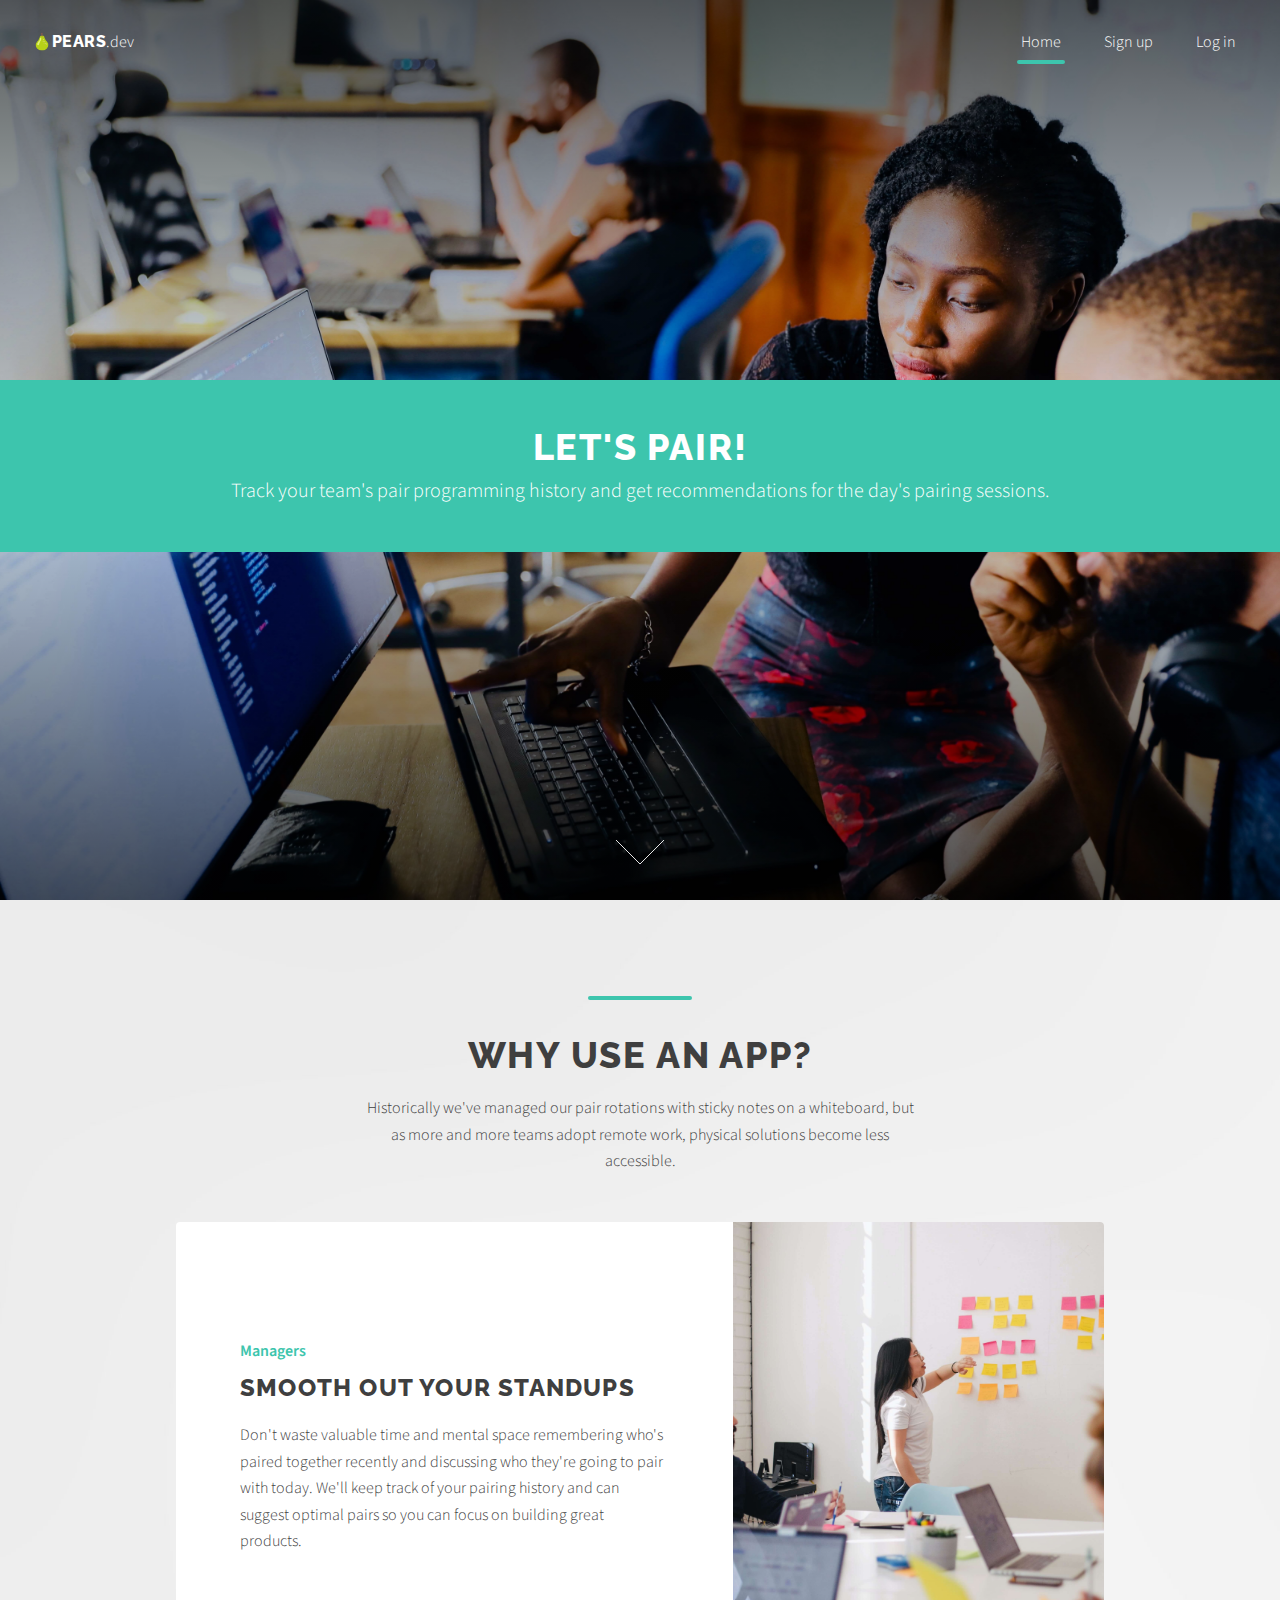
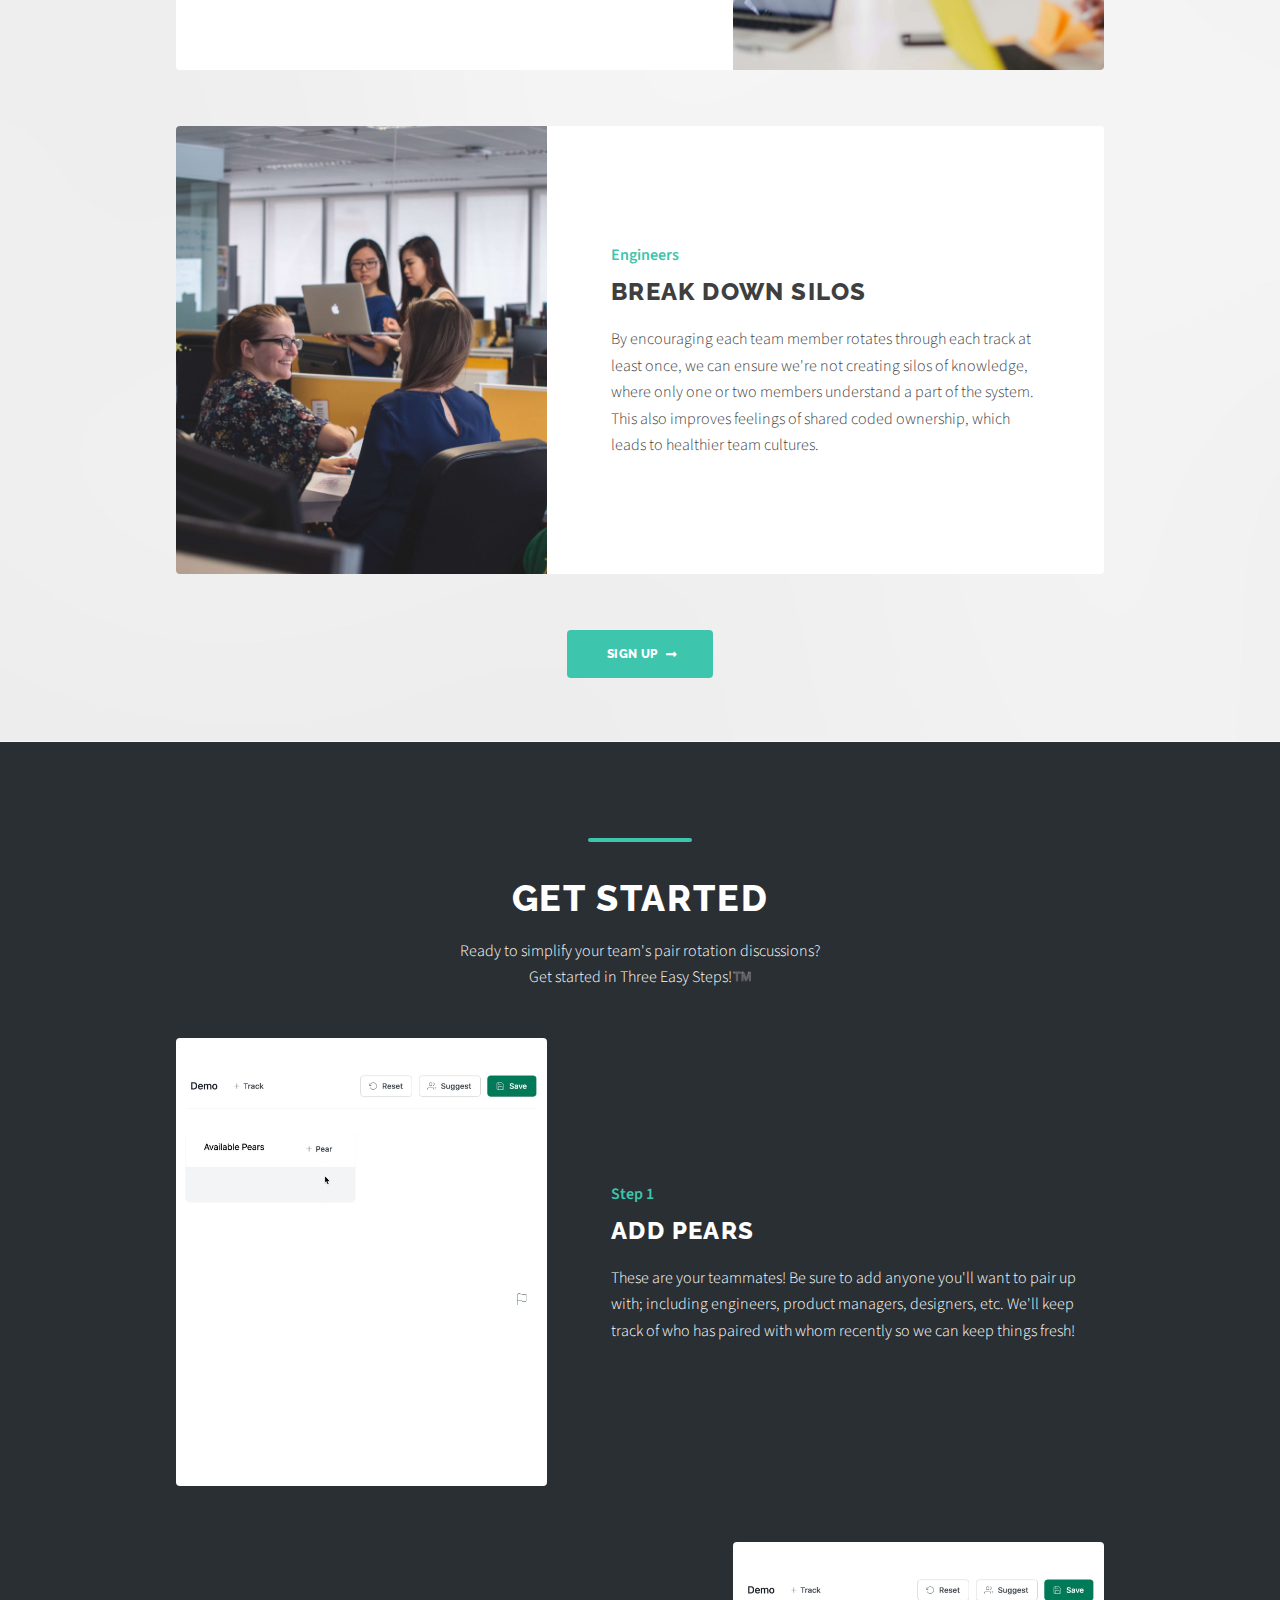
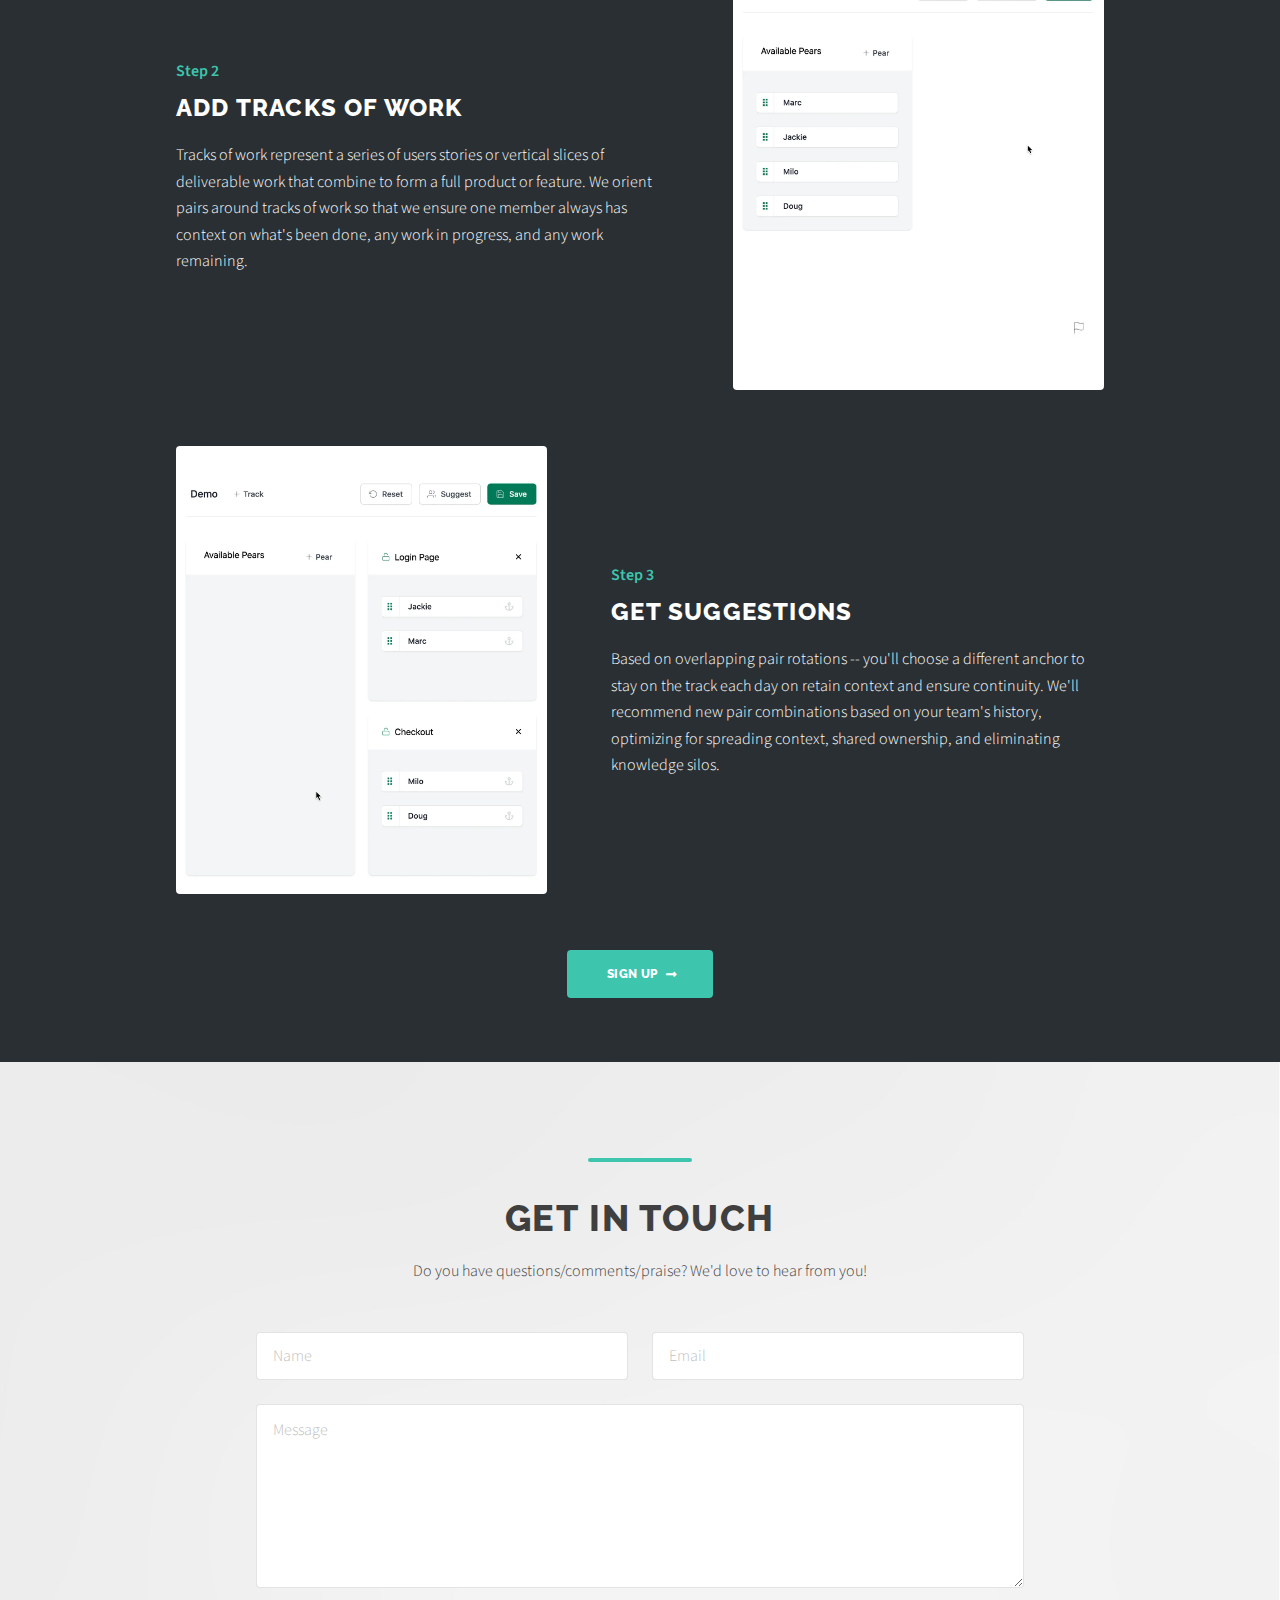
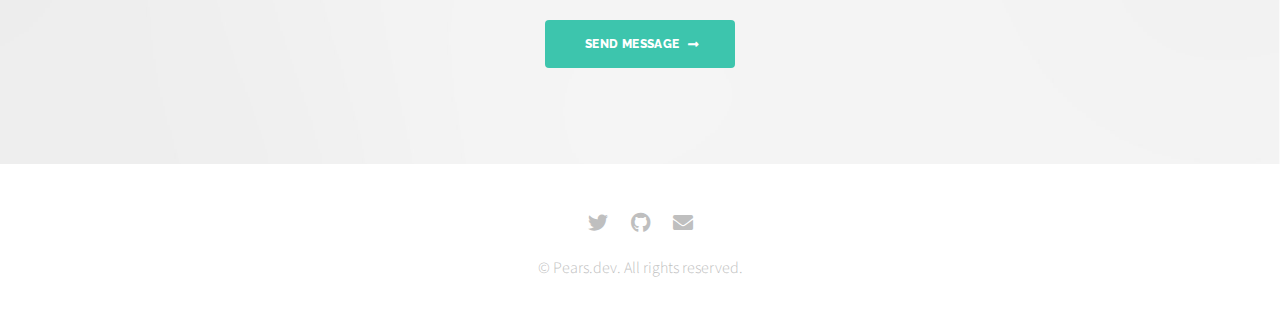
<file: index.html>
<!DOCTYPE HTML>
<!--
	Relativity by Pixelarity
	pixelarity.com | hello@pixelarity.com
	License: pixelarity.com/license
-->
<html>
	<head>
		<title>Pears.dev</title>
		<meta charset="utf-8" />
		<meta name="viewport" content="width=device-width, initial-scale=1, user-scalable=no" />
		<link rel="stylesheet" href="assets/css/main.css" />
		<link rel="icon" href="data:image/svg+xml,<svg xmlns=%22http://www.w3.org/2000/svg%22 viewBox=%220 0 100 100%22><text y=%22.9em%22 font-size=%2290%22>🍐</text></svg>">
	</head>
	<body class="is-preload">

		<!-- Wrapper -->
			<div id="wrapper">

				<!-- Header -->
					<header id="header" class="alt">

						<!-- Logo -->
							<div class="logo">
								<a href="index.html">🍐<strong>Pears</strong>.dev</a>
							</div>

						<!-- Nav -->
							<nav id="nav">
								<ul>
									<li class="current"><a href="/">Home</a></li>
									<li><a href="https://app.pears.dev/teams/register">Sign up</a></li>
									<li><a href="https://app.pears.dev/teams/log_in">Log in</a></li>
								</ul>
							</nav>

					</header>

				<!-- Banner -->
					<section id="banner">
						<div class="content">
							<h1>Let's Pair!</h1>
							<p>Track your team's pair programming history and get recommendations for the day's pairing sessions.</p>
						</div>
						<a href="#first" class="more scrolly">Learn More</a>
					</section>

				<!-- Section -->
					<section class="main alt" id="first">
						<header>
							<h2>Why use an app?</h2>
							<p>Historically we've managed our pair rotations with sticky notes on a whiteboard, but as more and more teams adopt remote work, physical solutions become less accessible.</p>
						</header>
						<div class="inner">
							<article class="post style2">
								<div class="content">
									<header>
										<span class="category">Managers</span>
										<h3>Smooth out your standups</h3>
									</header>
									<p>Don't waste valuable time and mental space remembering who's paired together recently and discussing who they're going to pair with today. We'll keep track of your pairing history and can suggest optimal pairs so you can focus on building great products.</p>
								</div>
								<div class="image" data-position="center"><img src="images/standup.jpg" alt="" /></div>
							</article>
							<article class="post style2 alt">
								<div class="content">
									<header>
										<span class="category">Engineers</span>
										<h3>Break down silos</h3>
									</header>
									<p>By encouraging each team member rotates through each track at least once, we can ensure we're not creating silos of knowledge, where only one or two members understand a part of the system. This also improves feelings of shared coded ownership, which leads to healthier team cultures.</p>
								</div>
								<div class="image" data-position="center"><img src="images/pairing2.jpg" alt="" /></div>
							</article>
						</div>
						<div class="align-center">
							<a href="https://app.pears.dev/teams/register" class="button next">Sign up</a>
						</div>
					</section>

				<!-- Section -->
					<section class="main accent2">
						<header>
							<h2>Get started</h2>
							<p>
								Ready to simplify your team's pair rotation discussions? <br/>
								Get started in Three Easy Steps!™️
							</p>
						</header>
						<div class="inner">
							<article class="post alt">
								<div class="content">
									<header>
										<span class="category">Step 1</span>
										<h3>Add pears</h3>
									</header>
									<p>These are your teammates! Be sure to add anyone you'll want to pair up with; including engineers, product managers, designers, etc. We'll keep track of who has paired with whom recently so we can keep things fresh!</p>
								</div>
								<div class="image" data-position="center"><img loading=lazy src="images/add_pears.webp" alt="" /></div>
							</article>
							<article class="post">
								<div class="content">
									<header>
										<span class="category">Step 2</span>
										<h3>Add tracks of work</h3>
									</header>
									<p>Tracks of work represent a series of users stories or vertical slices of deliverable work that combine to form a full product or feature. We orient pairs around tracks of work so that we ensure one member always has context on what's been done, any work in progress, and any work remaining.</p>
								</div>
								<div class="image" data-position="center"><img loading=lazy src="images/add_tracks.webp" alt="" /></div>
							</article>
							<article class="post alt">
								<div class="content">
									<header>
										<span class="category">Step 3</span>
										<h3>Get suggestions</h3>
									</header>
									<p>Based on overlapping pair rotations -- you'll choose a different anchor to stay on the track each day on retain context and ensure continuity. We'll recommend new pair combinations based on your team's history, optimizing for spreading context, shared ownership, and eliminating knowledge silos.</p>
								</div>
								<div class="image" data-position="center"><img loading=lazy src="images/choose_anchors.webp" alt="" /></div>
							</article>
						</div>
						<div class="align-center">
							<a href="https://app.pears.dev/teams/register" class="button next">Sign up</a>
						</div>
					</section>

				<!-- Section -->
					<section class="main alt special">
						<header>
							<h2>Get in touch</h2>
							<p>Do you have questions/comments/praise? We'd love to hear from you!</p>
						</header>
						<div class="inner narrow">
							<form name="contact" method="post" data-netlify="true">
								<div class="fields">
									<div class="field half">
										<input name="name" id="name" placeholder="Name" type="text" />
									</div>
									<div class="field half">
										<input name="email" id="email" placeholder="Email" type="email" />
									</div>
									<div class="field">
										<textarea name="message" id="message" rows="6" placeholder="Message"></textarea>
									</div>
								</div>
								<ul class="actions special">
									<li><button class="button next" type="submit">Send Message</button></li>
								</ul>
							</form>
						</div>
					</section>

				<!-- Footer -->
					<footer id="footer">
						<ul class="icons">
							<li><a href="https://twitter.com/pearsdev" class="icon brands alt fa-twitter"><span class="label">Twitter</span></a></li>
							<li><a href="https://github.com/marcdel/pears" class="icon brands alt fa-github"><span class="label">GitHub</span></a></li>
							<li><a href="mailto:contact@pears.dev" class="icon solid alt fa-envelope"><span class="label">Email</span></a></li>
						</ul>
						<p class="copyright">&copy; Pears.dev. All rights reserved.</p>
					</footer>

			</div>

		<!-- Scripts -->
			<script src="assets/js/jquery.min.js"></script>
			<script src="assets/js/jquery.dropotron.min.js"></script>
			<script src="assets/js/jquery.scrollex.min.js"></script>
			<script src="assets/js/jquery.scrolly.min.js"></script>
			<script src="assets/js/browser.min.js"></script>
			<script src="assets/js/breakpoints.min.js"></script>
			<script src="assets/js/util.js"></script>
			<script src="assets/js/main.js"></script>

	</body>
</html>
</file>
<file: assets/css/main.css>
@import url(fontawesome-all.min.css);
@import url("https://fonts.googleapis.com/css?family=Raleway:800|Source+Sans+Pro:300,300i,600,600i");

/*
	Relativity by Pixelarity
	pixelarity.com | hello@pixelarity.com
	License: pixelarity.com/license
*/

html, body, div, span, applet, object,
iframe, h1, h2, h3, h4, h5, h6, p, blockquote,
pre, a, abbr, acronym, address, big, cite,
code, del, dfn, em, img, ins, kbd, q, s, samp,
small, strike, strong, sub, sup, tt, var, b,
u, i, center, dl, dt, dd, ol, ul, li, fieldset,
form, label, legend, table, caption, tbody,
tfoot, thead, tr, th, td, article, aside,
canvas, details, embed, figure, figcaption,
footer, header, hgroup, menu, nav, output, ruby,
section, summary, time, mark, audio, video {
	margin: 0;
	padding: 0;
	border: 0;
	font-size: 100%;
	font: inherit;
	vertical-align: baseline;}

article, aside, details, figcaption, figure,
footer, header, hgroup, menu, nav, section {
	display: block;}

body {
	line-height: 1;
}

ol, ul {
	list-style: none;
}

blockquote, q {
	quotes: none;
}

	blockquote:before, blockquote:after, q:before, q:after {
		content: '';
		content: none;
	}

table {
	border-collapse: collapse;
	border-spacing: 0;
}

body {
	-webkit-text-size-adjust: none;
}

mark {
	background-color: transparent;
	color: inherit;
}

input::-moz-focus-inner {
	border: 0;
	padding: 0;
}

input, select, textarea {
	-moz-appearance: none;
	-webkit-appearance: none;
	-ms-appearance: none;
	appearance: none;
}

/* Basic */

	@-ms-viewport {
		width: device-width;
	}

	body {
		-ms-overflow-style: scrollbar;
	}

	@media screen and (max-width: 480px) {

		html, body {
			min-width: 320px;
			overflow-x: hidden;
		}

	}

	html {
		box-sizing: border-box;
	}

	*, *:before, *:after {
		box-sizing: inherit;
	}

	body {
		background-color: #3f3f3f !important;
	}

		body.is-preload *, body.is-preload *:before, body.is-preload *:after {
			-moz-animation: none !important;
			-webkit-animation: none !important;
			-ms-animation: none !important;
			animation: none !important;
			-moz-transition: none !important;
			-webkit-transition: none !important;
			-ms-transition: none !important;
			transition: none !important;
		}

/* Type */

	html {
		font-size: 16pt;
	}

		@media screen and (max-width: 1680px) {

			html {
				font-size: 13pt;
			}

		}

		@media screen and (max-width: 1280px) {

			html {
				font-size: 12pt;
			}

		}

		@media screen and (max-width: 736px) {

			html {
				font-size: 11pt;
			}

		}

		@media screen and (max-width: 360px) {

			html {
				font-size: 10.5pt;
			}

		}

	body {
		background-color: #ffffff;
		color: #3f3f3f;
	}

	body, input, select, textarea {
		font-family: "Source Sans Pro", Helvetica, sans-serif;
		font-weight: 300;
		font-size: 1rem;
		line-height: 1.65;
	}

	a {
		-moz-transition: color 0.2s ease-in-out, border-color 0.2s ease-in-out, box-shadow 0.2s ease-in-out;
		-webkit-transition: color 0.2s ease-in-out, border-color 0.2s ease-in-out, box-shadow 0.2s ease-in-out;
		-ms-transition: color 0.2s ease-in-out, border-color 0.2s ease-in-out, box-shadow 0.2s ease-in-out;
		transition: color 0.2s ease-in-out, border-color 0.2s ease-in-out, box-shadow 0.2s ease-in-out;
		border-bottom: dotted 1px;
		text-decoration: none;
	}

		a:before, a strong {
			-moz-transition: color 0.2s ease-in-out, border-color 0.2s ease-in-out, box-shadow 0.2s ease-in-out;
			-webkit-transition: color 0.2s ease-in-out, border-color 0.2s ease-in-out, box-shadow 0.2s ease-in-out;
			-ms-transition: color 0.2s ease-in-out, border-color 0.2s ease-in-out, box-shadow 0.2s ease-in-out;
			transition: color 0.2s ease-in-out, border-color 0.2s ease-in-out, box-shadow 0.2s ease-in-out;
		}

		a:hover {
			border-bottom-color: transparent;
		}

			a:hover:before, a:hover strong {
				color: inherit !important;
			}

	strong, b {
		font-weight: 600;
	}

	em, i {
		font-style: italic;
	}

	p {
		margin: 0 0 2rem 0;
	}

	h1, h2, h3, h4, h5, h6 {
		font-family: "Raleway", Helvetica, sans-serif;
		font-weight: 800;
		line-height: 1.5;
		margin: 0 0 1rem 0;
		text-transform: uppercase;
		letter-spacing: 0.05em;
	}

		h1 a, h2 a, h3 a, h4 a, h5 a, h6 a {
			color: inherit;
			text-decoration: none;
		}

	h1 {
		font-size: 2.75rem;
		line-height: 1.3;
	}

	h2 {
		font-size: 2.25rem;
		line-height: 1.3;
	}

	h3 {
		font-size: 1.5rem;
	}

	h4 {
		font-size: 1.1rem;
	}

	h5 {
		font-size: 0.9rem;
	}

	h6 {
		font-size: 0.7rem;
	}

	@media screen and (max-width: 736px) {

		h1 {
			font-size: 2.25rem;
		}

		h2 {
			font-size: 1.5rem;
		}

		h3 {
			font-size: 1rem;
		}

		h4 {
			font-size: 0.9rem;
		}

		h5 {
			font-size: 0.8rem;
		}

		h6 {
			font-size: 0.7rem;
		}

	}

	sub {
		font-size: 0.8rem;
		position: relative;
		top: 0.5rem;
	}

	sup {
		font-size: 0.8rem;
		position: relative;
		top: -0.5rem;
	}

	blockquote {
		border-left: solid 4px;
		font-style: italic;
		margin: 0 0 2rem 0;
		padding: 0.5rem 0 0.5rem 2rem;
	}

	code {
		border-radius: 4px;
		border: solid 1px;
		font-family: "Courier New", monospace;
		font-size: 0.9rem;
		margin: 0 0.25rem;
		padding: 0.25rem 0.65rem;
	}

	pre {
		-webkit-overflow-scrolling: touch;
		font-family: "Courier New", monospace;
		font-size: 0.9rem;
		margin: 0 0 2rem 0;
	}

		pre code {
			display: block;
			line-height: 1.75;
			padding: 1rem 1.5rem;
			overflow-x: auto;
		}

	hr {
		border: 0;
		border-bottom: solid 1px;
		margin: 2rem 0;
	}

		hr.major {
			margin: 3rem 0;
		}

	.align-left {
		text-align: left;
	}

	.align-center {
		text-align: center;
	}

	.align-right {
		text-align: right;
	}

	input, select, textarea {
		color: #3f3f3f;
	}

	a {
		color: inherit;
	}

		a:hover {
			color: #3dc5ad !important;
		}

	strong, b {
		color: #3f3f3f;
	}

	h1, h2, h3, h4, h5, h6 {
		color: #3f3f3f;
	}

	blockquote {
		border-left-color: rgba(143, 143, 143, 0.25);
	}

	code {
		background: rgba(143, 143, 143, 0.075);
		border-color: rgba(143, 143, 143, 0.25);
	}

	hr {
		border-bottom-color: rgba(143, 143, 143, 0.25);
	}

/* Row */

	.row {
		display: flex;
		flex-wrap: wrap;
		box-sizing: border-box;
		align-items: stretch;
	}

		.row > * {
			box-sizing: border-box;
		}

		.row.gtr-uniform > * > :last-child {
			margin-bottom: 0;
		}

		.row.aln-left {
			justify-content: flex-start;
		}

		.row.aln-center {
			justify-content: center;
		}

		.row.aln-right {
			justify-content: flex-end;
		}

		.row.aln-top {
			align-items: flex-start;
		}

		.row.aln-middle {
			align-items: center;
		}

		.row.aln-bottom {
			align-items: flex-end;
		}

		.row > .imp {
			order: -1;
		}

		.row > .col-1 {
			width: 8.33333%;
		}

		.row > .off-1 {
			margin-left: 8.33333%;
		}

		.row > .col-2 {
			width: 16.66667%;
		}

		.row > .off-2 {
			margin-left: 16.66667%;
		}

		.row > .col-3 {
			width: 25%;
		}

		.row > .off-3 {
			margin-left: 25%;
		}

		.row > .col-4 {
			width: 33.33333%;
		}

		.row > .off-4 {
			margin-left: 33.33333%;
		}

		.row > .col-5 {
			width: 41.66667%;
		}

		.row > .off-5 {
			margin-left: 41.66667%;
		}

		.row > .col-6 {
			width: 50%;
		}

		.row > .off-6 {
			margin-left: 50%;
		}

		.row > .col-7 {
			width: 58.33333%;
		}

		.row > .off-7 {
			margin-left: 58.33333%;
		}

		.row > .col-8 {
			width: 66.66667%;
		}

		.row > .off-8 {
			margin-left: 66.66667%;
		}

		.row > .col-9 {
			width: 75%;
		}

		.row > .off-9 {
			margin-left: 75%;
		}

		.row > .col-10 {
			width: 83.33333%;
		}

		.row > .off-10 {
			margin-left: 83.33333%;
		}

		.row > .col-11 {
			width: 91.66667%;
		}

		.row > .off-11 {
			margin-left: 91.66667%;
		}

		.row > .col-12 {
			width: 100%;
		}

		.row > .off-12 {
			margin-left: 100%;
		}

		.row.gtr-0 {
			margin-top: 0;
			margin-left: 0rem;
		}

			.row.gtr-0 > * {
				padding: 0 0 0 0rem;
			}

			.row.gtr-0.gtr-uniform {
				margin-top: 0rem;
			}

				.row.gtr-0.gtr-uniform > * {
					padding-top: 0rem;
				}

		.row.gtr-25 {
			margin-top: 0;
			margin-left: -0.375rem;
		}

			.row.gtr-25 > * {
				padding: 0 0 0 0.375rem;
			}

			.row.gtr-25.gtr-uniform {
				margin-top: -0.375rem;
			}

				.row.gtr-25.gtr-uniform > * {
					padding-top: 0.375rem;
				}

		.row.gtr-50 {
			margin-top: 0;
			margin-left: -0.75rem;
		}

			.row.gtr-50 > * {
				padding: 0 0 0 0.75rem;
			}

			.row.gtr-50.gtr-uniform {
				margin-top: -0.75rem;
			}

				.row.gtr-50.gtr-uniform > * {
					padding-top: 0.75rem;
				}

		.row {
			margin-top: 0;
			margin-left: -1.5rem;
		}

			.row > * {
				padding: 0 0 0 1.5rem;
			}

			.row.gtr-uniform {
				margin-top: -1.5rem;
			}

				.row.gtr-uniform > * {
					padding-top: 1.5rem;
				}

		.row.gtr-150 {
			margin-top: 0;
			margin-left: -2.25rem;
		}

			.row.gtr-150 > * {
				padding: 0 0 0 2.25rem;
			}

			.row.gtr-150.gtr-uniform {
				margin-top: -2.25rem;
			}

				.row.gtr-150.gtr-uniform > * {
					padding-top: 2.25rem;
				}

		.row.gtr-200 {
			margin-top: 0;
			margin-left: -3rem;
		}

			.row.gtr-200 > * {
				padding: 0 0 0 3rem;
			}

			.row.gtr-200.gtr-uniform {
				margin-top: -3rem;
			}

				.row.gtr-200.gtr-uniform > * {
					padding-top: 3rem;
				}

		@media screen and (max-width: 1680px) {

			.row {
				display: flex;
				flex-wrap: wrap;
				box-sizing: border-box;
				align-items: stretch;
			}

				.row > * {
					box-sizing: border-box;
				}

				.row.gtr-uniform > * > :last-child {
					margin-bottom: 0;
				}

				.row.aln-left {
					justify-content: flex-start;
				}

				.row.aln-center {
					justify-content: center;
				}

				.row.aln-right {
					justify-content: flex-end;
				}

				.row.aln-top {
					align-items: flex-start;
				}

				.row.aln-middle {
					align-items: center;
				}

				.row.aln-bottom {
					align-items: flex-end;
				}

				.row > .imp-xlarge {
					order: -1;
				}

				.row > .col-1-xlarge {
					width: 8.33333%;
				}

				.row > .off-1-xlarge {
					margin-left: 8.33333%;
				}

				.row > .col-2-xlarge {
					width: 16.66667%;
				}

				.row > .off-2-xlarge {
					margin-left: 16.66667%;
				}

				.row > .col-3-xlarge {
					width: 25%;
				}

				.row > .off-3-xlarge {
					margin-left: 25%;
				}

				.row > .col-4-xlarge {
					width: 33.33333%;
				}

				.row > .off-4-xlarge {
					margin-left: 33.33333%;
				}

				.row > .col-5-xlarge {
					width: 41.66667%;
				}

				.row > .off-5-xlarge {
					margin-left: 41.66667%;
				}

				.row > .col-6-xlarge {
					width: 50%;
				}

				.row > .off-6-xlarge {
					margin-left: 50%;
				}

				.row > .col-7-xlarge {
					width: 58.33333%;
				}

				.row > .off-7-xlarge {
					margin-left: 58.33333%;
				}

				.row > .col-8-xlarge {
					width: 66.66667%;
				}

				.row > .off-8-xlarge {
					margin-left: 66.66667%;
				}

				.row > .col-9-xlarge {
					width: 75%;
				}

				.row > .off-9-xlarge {
					margin-left: 75%;
				}

				.row > .col-10-xlarge {
					width: 83.33333%;
				}

				.row > .off-10-xlarge {
					margin-left: 83.33333%;
				}

				.row > .col-11-xlarge {
					width: 91.66667%;
				}

				.row > .off-11-xlarge {
					margin-left: 91.66667%;
				}

				.row > .col-12-xlarge {
					width: 100%;
				}

				.row > .off-12-xlarge {
					margin-left: 100%;
				}

				.row.gtr-0 {
					margin-top: 0;
					margin-left: 0rem;
				}

					.row.gtr-0 > * {
						padding: 0 0 0 0rem;
					}

					.row.gtr-0.gtr-uniform {
						margin-top: 0rem;
					}

						.row.gtr-0.gtr-uniform > * {
							padding-top: 0rem;
						}

				.row.gtr-25 {
					margin-top: 0;
					margin-left: -0.375rem;
				}

					.row.gtr-25 > * {
						padding: 0 0 0 0.375rem;
					}

					.row.gtr-25.gtr-uniform {
						margin-top: -0.375rem;
					}

						.row.gtr-25.gtr-uniform > * {
							padding-top: 0.375rem;
						}

				.row.gtr-50 {
					margin-top: 0;
					margin-left: -0.75rem;
				}

					.row.gtr-50 > * {
						padding: 0 0 0 0.75rem;
					}

					.row.gtr-50.gtr-uniform {
						margin-top: -0.75rem;
					}

						.row.gtr-50.gtr-uniform > * {
							padding-top: 0.75rem;
						}

				.row {
					margin-top: 0;
					margin-left: -1.5rem;
				}

					.row > * {
						padding: 0 0 0 1.5rem;
					}

					.row.gtr-uniform {
						margin-top: -1.5rem;
					}

						.row.gtr-uniform > * {
							padding-top: 1.5rem;
						}

				.row.gtr-150 {
					margin-top: 0;
					margin-left: -2.25rem;
				}

					.row.gtr-150 > * {
						padding: 0 0 0 2.25rem;
					}

					.row.gtr-150.gtr-uniform {
						margin-top: -2.25rem;
					}

						.row.gtr-150.gtr-uniform > * {
							padding-top: 2.25rem;
						}

				.row.gtr-200 {
					margin-top: 0;
					margin-left: -3rem;
				}

					.row.gtr-200 > * {
						padding: 0 0 0 3rem;
					}

					.row.gtr-200.gtr-uniform {
						margin-top: -3rem;
					}

						.row.gtr-200.gtr-uniform > * {
							padding-top: 3rem;
						}

		}

		@media screen and (max-width: 1280px) {

			.row {
				display: flex;
				flex-wrap: wrap;
				box-sizing: border-box;
				align-items: stretch;
			}

				.row > * {
					box-sizing: border-box;
				}

				.row.gtr-uniform > * > :last-child {
					margin-bottom: 0;
				}

				.row.aln-left {
					justify-content: flex-start;
				}

				.row.aln-center {
					justify-content: center;
				}

				.row.aln-right {
					justify-content: flex-end;
				}

				.row.aln-top {
					align-items: flex-start;
				}

				.row.aln-middle {
					align-items: center;
				}

				.row.aln-bottom {
					align-items: flex-end;
				}

				.row > .imp-large {
					order: -1;
				}

				.row > .col-1-large {
					width: 8.33333%;
				}

				.row > .off-1-large {
					margin-left: 8.33333%;
				}

				.row > .col-2-large {
					width: 16.66667%;
				}

				.row > .off-2-large {
					margin-left: 16.66667%;
				}

				.row > .col-3-large {
					width: 25%;
				}

				.row > .off-3-large {
					margin-left: 25%;
				}

				.row > .col-4-large {
					width: 33.33333%;
				}

				.row > .off-4-large {
					margin-left: 33.33333%;
				}

				.row > .col-5-large {
					width: 41.66667%;
				}

				.row > .off-5-large {
					margin-left: 41.66667%;
				}

				.row > .col-6-large {
					width: 50%;
				}

				.row > .off-6-large {
					margin-left: 50%;
				}

				.row > .col-7-large {
					width: 58.33333%;
				}

				.row > .off-7-large {
					margin-left: 58.33333%;
				}

				.row > .col-8-large {
					width: 66.66667%;
				}

				.row > .off-8-large {
					margin-left: 66.66667%;
				}

				.row > .col-9-large {
					width: 75%;
				}

				.row > .off-9-large {
					margin-left: 75%;
				}

				.row > .col-10-large {
					width: 83.33333%;
				}

				.row > .off-10-large {
					margin-left: 83.33333%;
				}

				.row > .col-11-large {
					width: 91.66667%;
				}

				.row > .off-11-large {
					margin-left: 91.66667%;
				}

				.row > .col-12-large {
					width: 100%;
				}

				.row > .off-12-large {
					margin-left: 100%;
				}

				.row.gtr-0 {
					margin-top: 0;
					margin-left: 0rem;
				}

					.row.gtr-0 > * {
						padding: 0 0 0 0rem;
					}

					.row.gtr-0.gtr-uniform {
						margin-top: 0rem;
					}

						.row.gtr-0.gtr-uniform > * {
							padding-top: 0rem;
						}

				.row.gtr-25 {
					margin-top: 0;
					margin-left: -0.375rem;
				}

					.row.gtr-25 > * {
						padding: 0 0 0 0.375rem;
					}

					.row.gtr-25.gtr-uniform {
						margin-top: -0.375rem;
					}

						.row.gtr-25.gtr-uniform > * {
							padding-top: 0.375rem;
						}

				.row.gtr-50 {
					margin-top: 0;
					margin-left: -0.75rem;
				}

					.row.gtr-50 > * {
						padding: 0 0 0 0.75rem;
					}

					.row.gtr-50.gtr-uniform {
						margin-top: -0.75rem;
					}

						.row.gtr-50.gtr-uniform > * {
							padding-top: 0.75rem;
						}

				.row {
					margin-top: 0;
					margin-left: -1.5rem;
				}

					.row > * {
						padding: 0 0 0 1.5rem;
					}

					.row.gtr-uniform {
						margin-top: -1.5rem;
					}

						.row.gtr-uniform > * {
							padding-top: 1.5rem;
						}

				.row.gtr-150 {
					margin-top: 0;
					margin-left: -2.25rem;
				}

					.row.gtr-150 > * {
						padding: 0 0 0 2.25rem;
					}

					.row.gtr-150.gtr-uniform {
						margin-top: -2.25rem;
					}

						.row.gtr-150.gtr-uniform > * {
							padding-top: 2.25rem;
						}

				.row.gtr-200 {
					margin-top: 0;
					margin-left: -3rem;
				}

					.row.gtr-200 > * {
						padding: 0 0 0 3rem;
					}

					.row.gtr-200.gtr-uniform {
						margin-top: -3rem;
					}

						.row.gtr-200.gtr-uniform > * {
							padding-top: 3rem;
						}

		}

		@media screen and (max-width: 980px) {

			.row {
				display: flex;
				flex-wrap: wrap;
				box-sizing: border-box;
				align-items: stretch;
			}

				.row > * {
					box-sizing: border-box;
				}

				.row.gtr-uniform > * > :last-child {
					margin-bottom: 0;
				}

				.row.aln-left {
					justify-content: flex-start;
				}

				.row.aln-center {
					justify-content: center;
				}

				.row.aln-right {
					justify-content: flex-end;
				}

				.row.aln-top {
					align-items: flex-start;
				}

				.row.aln-middle {
					align-items: center;
				}

				.row.aln-bottom {
					align-items: flex-end;
				}

				.row > .imp-medium {
					order: -1;
				}

				.row > .col-1-medium {
					width: 8.33333%;
				}

				.row > .off-1-medium {
					margin-left: 8.33333%;
				}

				.row > .col-2-medium {
					width: 16.66667%;
				}

				.row > .off-2-medium {
					margin-left: 16.66667%;
				}

				.row > .col-3-medium {
					width: 25%;
				}

				.row > .off-3-medium {
					margin-left: 25%;
				}

				.row > .col-4-medium {
					width: 33.33333%;
				}

				.row > .off-4-medium {
					margin-left: 33.33333%;
				}

				.row > .col-5-medium {
					width: 41.66667%;
				}

				.row > .off-5-medium {
					margin-left: 41.66667%;
				}

				.row > .col-6-medium {
					width: 50%;
				}

				.row > .off-6-medium {
					margin-left: 50%;
				}

				.row > .col-7-medium {
					width: 58.33333%;
				}

				.row > .off-7-medium {
					margin-left: 58.33333%;
				}

				.row > .col-8-medium {
					width: 66.66667%;
				}

				.row > .off-8-medium {
					margin-left: 66.66667%;
				}

				.row > .col-9-medium {
					width: 75%;
				}

				.row > .off-9-medium {
					margin-left: 75%;
				}

				.row > .col-10-medium {
					width: 83.33333%;
				}

				.row > .off-10-medium {
					margin-left: 83.33333%;
				}

				.row > .col-11-medium {
					width: 91.66667%;
				}

				.row > .off-11-medium {
					margin-left: 91.66667%;
				}

				.row > .col-12-medium {
					width: 100%;
				}

				.row > .off-12-medium {
					margin-left: 100%;
				}

				.row.gtr-0 {
					margin-top: 0;
					margin-left: 0rem;
				}

					.row.gtr-0 > * {
						padding: 0 0 0 0rem;
					}

					.row.gtr-0.gtr-uniform {
						margin-top: 0rem;
					}

						.row.gtr-0.gtr-uniform > * {
							padding-top: 0rem;
						}

				.row.gtr-25 {
					margin-top: 0;
					margin-left: -0.375rem;
				}

					.row.gtr-25 > * {
						padding: 0 0 0 0.375rem;
					}

					.row.gtr-25.gtr-uniform {
						margin-top: -0.375rem;
					}

						.row.gtr-25.gtr-uniform > * {
							padding-top: 0.375rem;
						}

				.row.gtr-50 {
					margin-top: 0;
					margin-left: -0.75rem;
				}

					.row.gtr-50 > * {
						padding: 0 0 0 0.75rem;
					}

					.row.gtr-50.gtr-uniform {
						margin-top: -0.75rem;
					}

						.row.gtr-50.gtr-uniform > * {
							padding-top: 0.75rem;
						}

				.row {
					margin-top: 0;
					margin-left: -1.5rem;
				}

					.row > * {
						padding: 0 0 0 1.5rem;
					}

					.row.gtr-uniform {
						margin-top: -1.5rem;
					}

						.row.gtr-uniform > * {
							padding-top: 1.5rem;
						}

				.row.gtr-150 {
					margin-top: 0;
					margin-left: -2.25rem;
				}

					.row.gtr-150 > * {
						padding: 0 0 0 2.25rem;
					}

					.row.gtr-150.gtr-uniform {
						margin-top: -2.25rem;
					}

						.row.gtr-150.gtr-uniform > * {
							padding-top: 2.25rem;
						}

				.row.gtr-200 {
					margin-top: 0;
					margin-left: -3rem;
				}

					.row.gtr-200 > * {
						padding: 0 0 0 3rem;
					}

					.row.gtr-200.gtr-uniform {
						margin-top: -3rem;
					}

						.row.gtr-200.gtr-uniform > * {
							padding-top: 3rem;
						}

		}

		@media screen and (max-width: 736px) {

			.row {
				display: flex;
				flex-wrap: wrap;
				box-sizing: border-box;
				align-items: stretch;
			}

				.row > * {
					box-sizing: border-box;
				}

				.row.gtr-uniform > * > :last-child {
					margin-bottom: 0;
				}

				.row.aln-left {
					justify-content: flex-start;
				}

				.row.aln-center {
					justify-content: center;
				}

				.row.aln-right {
					justify-content: flex-end;
				}

				.row.aln-top {
					align-items: flex-start;
				}

				.row.aln-middle {
					align-items: center;
				}

				.row.aln-bottom {
					align-items: flex-end;
				}

				.row > .imp-small {
					order: -1;
				}

				.row > .col-1-small {
					width: 8.33333%;
				}

				.row > .off-1-small {
					margin-left: 8.33333%;
				}

				.row > .col-2-small {
					width: 16.66667%;
				}

				.row > .off-2-small {
					margin-left: 16.66667%;
				}

				.row > .col-3-small {
					width: 25%;
				}

				.row > .off-3-small {
					margin-left: 25%;
				}

				.row > .col-4-small {
					width: 33.33333%;
				}

				.row > .off-4-small {
					margin-left: 33.33333%;
				}

				.row > .col-5-small {
					width: 41.66667%;
				}

				.row > .off-5-small {
					margin-left: 41.66667%;
				}

				.row > .col-6-small {
					width: 50%;
				}

				.row > .off-6-small {
					margin-left: 50%;
				}

				.row > .col-7-small {
					width: 58.33333%;
				}

				.row > .off-7-small {
					margin-left: 58.33333%;
				}

				.row > .col-8-small {
					width: 66.66667%;
				}

				.row > .off-8-small {
					margin-left: 66.66667%;
				}

				.row > .col-9-small {
					width: 75%;
				}

				.row > .off-9-small {
					margin-left: 75%;
				}

				.row > .col-10-small {
					width: 83.33333%;
				}

				.row > .off-10-small {
					margin-left: 83.33333%;
				}

				.row > .col-11-small {
					width: 91.66667%;
				}

				.row > .off-11-small {
					margin-left: 91.66667%;
				}

				.row > .col-12-small {
					width: 100%;
				}

				.row > .off-12-small {
					margin-left: 100%;
				}

				.row.gtr-0 {
					margin-top: 0;
					margin-left: 0rem;
				}

					.row.gtr-0 > * {
						padding: 0 0 0 0rem;
					}

					.row.gtr-0.gtr-uniform {
						margin-top: 0rem;
					}

						.row.gtr-0.gtr-uniform > * {
							padding-top: 0rem;
						}

				.row.gtr-25 {
					margin-top: 0;
					margin-left: -0.375rem;
				}

					.row.gtr-25 > * {
						padding: 0 0 0 0.375rem;
					}

					.row.gtr-25.gtr-uniform {
						margin-top: -0.375rem;
					}

						.row.gtr-25.gtr-uniform > * {
							padding-top: 0.375rem;
						}

				.row.gtr-50 {
					margin-top: 0;
					margin-left: -0.75rem;
				}

					.row.gtr-50 > * {
						padding: 0 0 0 0.75rem;
					}

					.row.gtr-50.gtr-uniform {
						margin-top: -0.75rem;
					}

						.row.gtr-50.gtr-uniform > * {
							padding-top: 0.75rem;
						}

				.row {
					margin-top: 0;
					margin-left: -1.5rem;
				}

					.row > * {
						padding: 0 0 0 1.5rem;
					}

					.row.gtr-uniform {
						margin-top: -1.5rem;
					}

						.row.gtr-uniform > * {
							padding-top: 1.5rem;
						}

				.row.gtr-150 {
					margin-top: 0;
					margin-left: -2.25rem;
				}

					.row.gtr-150 > * {
						padding: 0 0 0 2.25rem;
					}

					.row.gtr-150.gtr-uniform {
						margin-top: -2.25rem;
					}

						.row.gtr-150.gtr-uniform > * {
							padding-top: 2.25rem;
						}

				.row.gtr-200 {
					margin-top: 0;
					margin-left: -3rem;
				}

					.row.gtr-200 > * {
						padding: 0 0 0 3rem;
					}

					.row.gtr-200.gtr-uniform {
						margin-top: -3rem;
					}

						.row.gtr-200.gtr-uniform > * {
							padding-top: 3rem;
						}

		}

		@media screen and (max-width: 480px) {

			.row {
				display: flex;
				flex-wrap: wrap;
				box-sizing: border-box;
				align-items: stretch;
			}

				.row > * {
					box-sizing: border-box;
				}

				.row.gtr-uniform > * > :last-child {
					margin-bottom: 0;
				}

				.row.aln-left {
					justify-content: flex-start;
				}

				.row.aln-center {
					justify-content: center;
				}

				.row.aln-right {
					justify-content: flex-end;
				}

				.row.aln-top {
					align-items: flex-start;
				}

				.row.aln-middle {
					align-items: center;
				}

				.row.aln-bottom {
					align-items: flex-end;
				}

				.row > .imp-xsmall {
					order: -1;
				}

				.row > .col-1-xsmall {
					width: 8.33333%;
				}

				.row > .off-1-xsmall {
					margin-left: 8.33333%;
				}

				.row > .col-2-xsmall {
					width: 16.66667%;
				}

				.row > .off-2-xsmall {
					margin-left: 16.66667%;
				}

				.row > .col-3-xsmall {
					width: 25%;
				}

				.row > .off-3-xsmall {
					margin-left: 25%;
				}

				.row > .col-4-xsmall {
					width: 33.33333%;
				}

				.row > .off-4-xsmall {
					margin-left: 33.33333%;
				}

				.row > .col-5-xsmall {
					width: 41.66667%;
				}

				.row > .off-5-xsmall {
					margin-left: 41.66667%;
				}

				.row > .col-6-xsmall {
					width: 50%;
				}

				.row > .off-6-xsmall {
					margin-left: 50%;
				}

				.row > .col-7-xsmall {
					width: 58.33333%;
				}

				.row > .off-7-xsmall {
					margin-left: 58.33333%;
				}

				.row > .col-8-xsmall {
					width: 66.66667%;
				}

				.row > .off-8-xsmall {
					margin-left: 66.66667%;
				}

				.row > .col-9-xsmall {
					width: 75%;
				}

				.row > .off-9-xsmall {
					margin-left: 75%;
				}

				.row > .col-10-xsmall {
					width: 83.33333%;
				}

				.row > .off-10-xsmall {
					margin-left: 83.33333%;
				}

				.row > .col-11-xsmall {
					width: 91.66667%;
				}

				.row > .off-11-xsmall {
					margin-left: 91.66667%;
				}

				.row > .col-12-xsmall {
					width: 100%;
				}

				.row > .off-12-xsmall {
					margin-left: 100%;
				}

				.row.gtr-0 {
					margin-top: 0;
					margin-left: 0rem;
				}

					.row.gtr-0 > * {
						padding: 0 0 0 0rem;
					}

					.row.gtr-0.gtr-uniform {
						margin-top: 0rem;
					}

						.row.gtr-0.gtr-uniform > * {
							padding-top: 0rem;
						}

				.row.gtr-25 {
					margin-top: 0;
					margin-left: -0.375rem;
				}

					.row.gtr-25 > * {
						padding: 0 0 0 0.375rem;
					}

					.row.gtr-25.gtr-uniform {
						margin-top: -0.375rem;
					}

						.row.gtr-25.gtr-uniform > * {
							padding-top: 0.375rem;
						}

				.row.gtr-50 {
					margin-top: 0;
					margin-left: -0.75rem;
				}

					.row.gtr-50 > * {
						padding: 0 0 0 0.75rem;
					}

					.row.gtr-50.gtr-uniform {
						margin-top: -0.75rem;
					}

						.row.gtr-50.gtr-uniform > * {
							padding-top: 0.75rem;
						}

				.row {
					margin-top: 0;
					margin-left: -1.5rem;
				}

					.row > * {
						padding: 0 0 0 1.5rem;
					}

					.row.gtr-uniform {
						margin-top: -1.5rem;
					}

						.row.gtr-uniform > * {
							padding-top: 1.5rem;
						}

				.row.gtr-150 {
					margin-top: 0;
					margin-left: -2.25rem;
				}

					.row.gtr-150 > * {
						padding: 0 0 0 2.25rem;
					}

					.row.gtr-150.gtr-uniform {
						margin-top: -2.25rem;
					}

						.row.gtr-150.gtr-uniform > * {
							padding-top: 2.25rem;
						}

				.row.gtr-200 {
					margin-top: 0;
					margin-left: -3rem;
				}

					.row.gtr-200 > * {
						padding: 0 0 0 3rem;
					}

					.row.gtr-200.gtr-uniform {
						margin-top: -3rem;
					}

						.row.gtr-200.gtr-uniform > * {
							padding-top: 3rem;
						}

		}

		@media screen and (max-width: 360px) {

			.row {
				display: flex;
				flex-wrap: wrap;
				box-sizing: border-box;
				align-items: stretch;
			}

				.row > * {
					box-sizing: border-box;
				}

				.row.gtr-uniform > * > :last-child {
					margin-bottom: 0;
				}

				.row.aln-left {
					justify-content: flex-start;
				}

				.row.aln-center {
					justify-content: center;
				}

				.row.aln-right {
					justify-content: flex-end;
				}

				.row.aln-top {
					align-items: flex-start;
				}

				.row.aln-middle {
					align-items: center;
				}

				.row.aln-bottom {
					align-items: flex-end;
				}

				.row > .imp-xxsmall {
					order: -1;
				}

				.row > .col-1-xxsmall {
					width: 8.33333%;
				}

				.row > .off-1-xxsmall {
					margin-left: 8.33333%;
				}

				.row > .col-2-xxsmall {
					width: 16.66667%;
				}

				.row > .off-2-xxsmall {
					margin-left: 16.66667%;
				}

				.row > .col-3-xxsmall {
					width: 25%;
				}

				.row > .off-3-xxsmall {
					margin-left: 25%;
				}

				.row > .col-4-xxsmall {
					width: 33.33333%;
				}

				.row > .off-4-xxsmall {
					margin-left: 33.33333%;
				}

				.row > .col-5-xxsmall {
					width: 41.66667%;
				}

				.row > .off-5-xxsmall {
					margin-left: 41.66667%;
				}

				.row > .col-6-xxsmall {
					width: 50%;
				}

				.row > .off-6-xxsmall {
					margin-left: 50%;
				}

				.row > .col-7-xxsmall {
					width: 58.33333%;
				}

				.row > .off-7-xxsmall {
					margin-left: 58.33333%;
				}

				.row > .col-8-xxsmall {
					width: 66.66667%;
				}

				.row > .off-8-xxsmall {
					margin-left: 66.66667%;
				}

				.row > .col-9-xxsmall {
					width: 75%;
				}

				.row > .off-9-xxsmall {
					margin-left: 75%;
				}

				.row > .col-10-xxsmall {
					width: 83.33333%;
				}

				.row > .off-10-xxsmall {
					margin-left: 83.33333%;
				}

				.row > .col-11-xxsmall {
					width: 91.66667%;
				}

				.row > .off-11-xxsmall {
					margin-left: 91.66667%;
				}

				.row > .col-12-xxsmall {
					width: 100%;
				}

				.row > .off-12-xxsmall {
					margin-left: 100%;
				}

				.row.gtr-0 {
					margin-top: 0;
					margin-left: 0rem;
				}

					.row.gtr-0 > * {
						padding: 0 0 0 0rem;
					}

					.row.gtr-0.gtr-uniform {
						margin-top: 0rem;
					}

						.row.gtr-0.gtr-uniform > * {
							padding-top: 0rem;
						}

				.row.gtr-25 {
					margin-top: 0;
					margin-left: -0.375rem;
				}

					.row.gtr-25 > * {
						padding: 0 0 0 0.375rem;
					}

					.row.gtr-25.gtr-uniform {
						margin-top: -0.375rem;
					}

						.row.gtr-25.gtr-uniform > * {
							padding-top: 0.375rem;
						}

				.row.gtr-50 {
					margin-top: 0;
					margin-left: -0.75rem;
				}

					.row.gtr-50 > * {
						padding: 0 0 0 0.75rem;
					}

					.row.gtr-50.gtr-uniform {
						margin-top: -0.75rem;
					}

						.row.gtr-50.gtr-uniform > * {
							padding-top: 0.75rem;
						}

				.row {
					margin-top: 0;
					margin-left: -1.5rem;
				}

					.row > * {
						padding: 0 0 0 1.5rem;
					}

					.row.gtr-uniform {
						margin-top: -1.5rem;
					}

						.row.gtr-uniform > * {
							padding-top: 1.5rem;
						}

				.row.gtr-150 {
					margin-top: 0;
					margin-left: -2.25rem;
				}

					.row.gtr-150 > * {
						padding: 0 0 0 2.25rem;
					}

					.row.gtr-150.gtr-uniform {
						margin-top: -2.25rem;
					}

						.row.gtr-150.gtr-uniform > * {
							padding-top: 2.25rem;
						}

				.row.gtr-200 {
					margin-top: 0;
					margin-left: -3rem;
				}

					.row.gtr-200 > * {
						padding: 0 0 0 3rem;
					}

					.row.gtr-200.gtr-uniform {
						margin-top: -3rem;
					}

						.row.gtr-200.gtr-uniform > * {
							padding-top: 3rem;
						}

		}

/* Box */

	.box {
		border-radius: 4px;
		border: solid 1px;
		margin-bottom: 2rem;
		padding: 1.5rem;
	}

		.box > :last-child,
		.box > :last-child > :last-child,
		.box > :last-child > :last-child > :last-child {
			margin-bottom: 0;
		}

		.box.alt {
			border: 0;
			border-radius: 0;
			padding: 0;
		}

	.box {
		border-color: rgba(143, 143, 143, 0.25);
	}

/* Button */

	input[type="submit"],
	input[type="reset"],
	input[type="button"],
	button,
	.button {
		-moz-appearance: none;
		-webkit-appearance: none;
		-ms-appearance: none;
		appearance: none;
		-moz-transition: background-color 0.2s ease-in-out, color 0.2s ease-in-out;
		-webkit-transition: background-color 0.2s ease-in-out, color 0.2s ease-in-out;
		-ms-transition: background-color 0.2s ease-in-out, color 0.2s ease-in-out;
		transition: background-color 0.2s ease-in-out, color 0.2s ease-in-out;
		border-radius: 4px;
		border: 0;
		cursor: pointer;
		display: inline-block;
		font-family: "Raleway", Helvetica, sans-serif;
		font-weight: 800;
		font-size: 0.75rem;
		height: 3rem;
		line-height: 3.075rem;
		padding: 0 2.5rem;
		text-align: center;
		text-decoration: none;
		white-space: nowrap;
		text-transform: uppercase;
		letter-spacing: 0.025rem;
	}

		input[type="submit"].next,
		input[type="reset"].next,
		input[type="button"].next,
		button.next,
		.button.next {
			text-decoration: none;
		}

			input[type="submit"].next:before,
			input[type="reset"].next:before,
			input[type="button"].next:before,
			button.next:before,
			.button.next:before {
				-moz-osx-font-smoothing: grayscale;
				-webkit-font-smoothing: antialiased;
				display: inline-block;
				font-style: normal;
				font-variant: normal;
				text-rendering: auto;
				line-height: 1;
				text-transform: none !important;
				font-family: 'Font Awesome 5 Free';
				font-weight: 900;
			}

			input[type="submit"].next:before,
			input[type="reset"].next:before,
			input[type="button"].next:before,
			button.next:before,
			.button.next:before {
				content: '\f30b';
				float: right;
				line-height: inherit;
				margin: 0 -0.25rem 0 0.5rem;
			}

		input[type="submit"].icon:before,
		input[type="reset"].icon:before,
		input[type="button"].icon:before,
		button.icon:before,
		.button.icon:before {
			font-size: 0.7rem;
			margin-right: 0.5rem;
			margin-left: -0.25rem;
		}

		input[type="submit"].fit,
		input[type="reset"].fit,
		input[type="button"].fit,
		button.fit,
		.button.fit {
			width: 100%;
		}

		input[type="submit"].small,
		input[type="reset"].small,
		input[type="button"].small,
		button.small,
		.button.small {
			font-size: 0.6rem;
			height: 2.25rem;
			line-height: 2.30625rem;
			padding: 0 1.5rem;
		}

		input[type="submit"].large,
		input[type="reset"].large,
		input[type="button"].large,
		button.large,
		.button.large {
			font-size: 1rem;
			height: 3.75rem;
			line-height: 3.84375rem;
			padding: 0 2.5rem;
		}

		input[type="submit"].disabled, input[type="submit"]:disabled,
		input[type="reset"].disabled,
		input[type="reset"]:disabled,
		input[type="button"].disabled,
		input[type="button"]:disabled,
		button.disabled,
		button:disabled,
		.button.disabled,
		.button:disabled {
			pointer-events: none;
			opacity: 0.25;
		}

	input[type="submit"],
	input[type="reset"],
	input[type="button"],
	button,
	.button {
		background-color: #3dc5ad;
		color: #ffffff !important;
	}

		input[type="submit"]:hover,
		input[type="reset"]:hover,
		input[type="button"]:hover,
		button:hover,
		.button:hover {
			background-color: #51cbb5;
			color: #ffffff !important;
		}

		input[type="submit"]:active,
		input[type="reset"]:active,
		input[type="button"]:active,
		button:active,
		.button:active {
			background-color: #36b39d;
		}

		input[type="submit"].alt,
		input[type="reset"].alt,
		input[type="button"].alt,
		button.alt,
		.button.alt {
			background-color: transparent;
			box-shadow: inset 0 0 0 2px rgba(143, 143, 143, 0.25);
			color: #3f3f3f !important;
		}

			input[type="submit"].alt:hover,
			input[type="reset"].alt:hover,
			input[type="button"].alt:hover,
			button.alt:hover,
			.button.alt:hover {
				background-color: rgba(143, 143, 143, 0.075);
			}

			input[type="submit"].alt.icon:before,
			input[type="reset"].alt.icon:before,
			input[type="button"].alt.icon:before,
			button.alt.icon:before,
			.button.alt.icon:before {
				color: #bfbfbf;
			}

/* Form */

	form {
		margin: 0 0 2rem 0;
	}

		form > :last-child {
			margin-bottom: 0;
		}

		form > .fields {
			display: -moz-flex;
			display: -webkit-flex;
			display: -ms-flex;
			display: flex;
			-moz-flex-wrap: wrap;
			-webkit-flex-wrap: wrap;
			-ms-flex-wrap: wrap;
			flex-wrap: wrap;
			width: calc(100% + 3rem);
			margin: -1.5rem 0 2rem -1.5rem;
		}

			form > .fields > .field {
				-moz-flex-grow: 0;
				-webkit-flex-grow: 0;
				-ms-flex-grow: 0;
				flex-grow: 0;
				-moz-flex-shrink: 0;
				-webkit-flex-shrink: 0;
				-ms-flex-shrink: 0;
				flex-shrink: 0;
				padding: 1.5rem 0 0 1.5rem;
				width: calc(100% - 1.5rem);
			}

				form > .fields > .field.half {
					width: calc(50% - 0.75rem);
				}

				form > .fields > .field.third {
					width: calc(100%/3 - 0.5rem);
				}

				form > .fields > .field.quarter {
					width: calc(25% - 0.375rem);
				}

		@media screen and (max-width: 480px) {

			form > .fields {
				width: calc(100% + 3rem);
				margin: -1.5rem 0 2rem -1.5rem;
			}

				form > .fields > .field {
					padding: 1.5rem 0 0 1.5rem;
					width: calc(100% - 1.5rem);
				}

					form > .fields > .field.half {
						width: calc(100% - 1.5rem);
					}

					form > .fields > .field.third {
						width: calc(100% - 1.5rem);
					}

					form > .fields > .field.quarter {
						width: calc(100% - 1.5rem);
					}

		}

	label {
		display: block;
		font-size: 0.9rem;
		font-weight: 600;
		margin: 0 0 1rem 0;
	}

	input[type="text"],
	input[type="password"],
	input[type="email"],
	select,
	textarea {
		-moz-appearance: none;
		-webkit-appearance: none;
		-ms-appearance: none;
		appearance: none;
		border-radius: 4px;
		border: none;
		border: solid 1px;
		color: inherit;
		display: block;
		outline: 0;
		padding: 0 1rem;
		text-decoration: none;
		width: 100%;
	}

		input[type="text"]:invalid,
		input[type="password"]:invalid,
		input[type="email"]:invalid,
		select:invalid,
		textarea:invalid {
			box-shadow: none;
		}

	select {
		background-size: 1.25rem;
		background-repeat: no-repeat;
		background-position: calc(100% - 1rem) center;
		height: 3rem;
		padding-right: 3rem;
		text-overflow: ellipsis;
	}

		select:focus::-ms-value {
			background-color: transparent;
		}

		select::-ms-expand {
			display: none;
		}

	input[type="text"],
	input[type="password"],
	input[type="email"],
	select {
		height: 3rem;
	}

	textarea {
		padding: 0.75rem 1rem;
	}

	input[type="checkbox"],
	input[type="radio"] {
		-moz-appearance: none;
		-webkit-appearance: none;
		-ms-appearance: none;
		appearance: none;
		display: block;
		float: left;
		margin-right: -2rem;
		opacity: 0;
		width: 1rem;
		z-index: -1;
	}

		input[type="checkbox"] + label,
		input[type="radio"] + label {
			text-decoration: none;
			cursor: pointer;
			display: inline-block;
			font-size: 1rem;
			font-weight: 300;
			padding-left: 2.55rem;
			padding-right: 0.75rem;
			position: relative;
		}

			input[type="checkbox"] + label:before,
			input[type="radio"] + label:before {
				-moz-osx-font-smoothing: grayscale;
				-webkit-font-smoothing: antialiased;
				display: inline-block;
				font-style: normal;
				font-variant: normal;
				text-rendering: auto;
				line-height: 1;
				text-transform: none !important;
				font-family: 'Font Awesome 5 Free';
				font-weight: 900;
			}

			input[type="checkbox"] + label:before,
			input[type="radio"] + label:before {
				border-radius: 4px;
				border: solid 1px;
				content: '';
				display: inline-block;
				font-size: 0.8rem;
				height: 1.8rem;
				left: 0;
				line-height: 1.725rem;
				position: absolute;
				text-align: center;
				top: 0;
				width: 1.8rem;
			}

		input[type="checkbox"]:checked + label:before,
		input[type="radio"]:checked + label:before {
			content: '\f00c';
		}

	input[type="checkbox"] + label:before {
		border-radius: 4px;
	}

	input[type="radio"] + label:before {
		border-radius: 100%;
	}

	::-webkit-input-placeholder {
		opacity: 1.0;
	}

	:-moz-placeholder {
		opacity: 1.0;
	}

	::-moz-placeholder {
		opacity: 1.0;
	}

	:-ms-input-placeholder {
		opacity: 1.0;
	}

	label {
		color: #3f3f3f;
	}

	input[type="text"],
	input[type="password"],
	input[type="email"],
	select,
	textarea {
		border-color: rgba(143, 143, 143, 0.25);
	}

		input[type="text"]:focus,
		input[type="password"]:focus,
		input[type="email"]:focus,
		select:focus,
		textarea:focus {
			border-color: #3dc5ad;
			box-shadow: 0 0 0 1px #3dc5ad;
		}

	select {
		background-image: url("data:image/svg+xml;charset=utf8,%3Csvg xmlns='http://www.w3.org/2000/svg' width='40' height='40' preserveAspectRatio='none' viewBox='0 0 40 40'%3E%3Cpath d='M9.4,12.3l10.4,10.4l10.4-10.4c0.2-0.2,0.5-0.4,0.9-0.4c0.3,0,0.6,0.1,0.9,0.4l3.3,3.3c0.2,0.2,0.4,0.5,0.4,0.9 c0,0.4-0.1,0.6-0.4,0.9L20.7,31.9c-0.2,0.2-0.5,0.4-0.9,0.4c-0.3,0-0.6-0.1-0.9-0.4L4.3,17.3c-0.2-0.2-0.4-0.5-0.4-0.9 c0-0.4,0.1-0.6,0.4-0.9l3.3-3.3c0.2-0.2,0.5-0.4,0.9-0.4S9.1,12.1,9.4,12.3z' fill='rgba(143, 143, 143, 0.25)' /%3E%3C/svg%3E");
	}

		select option {
			color: #3f3f3f;
			background: #ffffff;
		}

	input[type="checkbox"] + label,
	input[type="radio"] + label {
		color: #3f3f3f;
	}

		input[type="checkbox"] + label:before,
		input[type="radio"] + label:before {
			border-color: rgba(143, 143, 143, 0.25);
		}

	input[type="checkbox"]:checked + label:before,
	input[type="radio"]:checked + label:before {
		background-color: #3dc5ad;
		border-color: #3dc5ad;
		box-shadow: 0 0 0 1px #3dc5ad;
		color: #ffffff;
	}

	input[type="checkbox"]:focus + label:before,
	input[type="radio"]:focus + label:before {
		border-color: #3dc5ad;
		box-shadow: 0 0 0 1px #3dc5ad;
	}

	::-webkit-input-placeholder {
		color: #bfbfbf !important;
	}

	:-moz-placeholder {
		color: #bfbfbf !important;
	}

	::-moz-placeholder {
		color: #bfbfbf !important;
	}

	:-ms-input-placeholder {
		color: #bfbfbf !important;
	}

	.formerize-placeholder {
		color: #bfbfbf !important;
	}

/* Icon */

	.icon {
		text-decoration: none;
		border-bottom: none;
		position: relative;
	}

		.icon:before {
			-moz-osx-font-smoothing: grayscale;
			-webkit-font-smoothing: antialiased;
			display: inline-block;
			font-style: normal;
			font-variant: normal;
			text-rendering: auto;
			line-height: 1;
			text-transform: none !important;
			font-family: 'Font Awesome 5 Free';
			font-weight: 400;
		}

		.icon.solid:before {
			font-weight: 900;
		}

		.icon.brands:before {
			font-family: 'Font Awesome 5 Brands';
		}

		.icon > .label {
			display: none;
		}

/* Image */

	.image {
		display: inline-block;
		position: relative;
		border-radius: 4px;
		border: 0;
	}

		.image[data-position] img {
			-moz-object-fit: cover;
			-webkit-object-fit: cover;
			-ms-object-fit: cover;
			object-fit: cover;
			display: block;
			position: absolute;
			top: 0;
			left: 0;
			width: 100%;
			height: 100%;
		}

		.image[data-position="top left"] img {
			-moz-object-position: top left;
			-webkit-object-position: top left;
			-ms-object-position: top left;
			object-position: top left;
		}

		.image[data-position="top"] img {
			-moz-object-position: top;
			-webkit-object-position: top;
			-ms-object-position: top;
			object-position: top;
		}

		.image[data-position="top right"] img {
			-moz-object-position: top right;
			-webkit-object-position: top right;
			-ms-object-position: top right;
			object-position: top right;
		}

		.image[data-position="right"] img {
			-moz-object-position: right;
			-webkit-object-position: right;
			-ms-object-position: right;
			object-position: right;
		}

		.image[data-position="bottom right"] img {
			-moz-object-position: bottom right;
			-webkit-object-position: bottom right;
			-ms-object-position: bottom right;
			object-position: bottom right;
		}

		.image[data-position="bottom"] img {
			-moz-object-position: bottom;
			-webkit-object-position: bottom;
			-ms-object-position: bottom;
			object-position: bottom;
		}

		.image[data-position="bottom left"] img {
			-moz-object-position: bottom left;
			-webkit-object-position: bottom left;
			-ms-object-position: bottom left;
			object-position: bottom left;
		}

		.image[data-position="left"] img {
			-moz-object-position: left;
			-webkit-object-position: left;
			-ms-object-position: left;
			object-position: left;
		}

		.image[data-position="center"] img {
			-moz-object-position: center;
			-webkit-object-position: center;
			-ms-object-position: center;
			object-position: center;
		}

		.image[data-position="25% 25%"] img {
			-moz-object-position: 25% 25%;
			-webkit-object-position: 25% 25%;
			-ms-object-position: 25% 25%;
			object-position: 25% 25%;
		}

		.image[data-position="75% 25%"] img {
			-moz-object-position: 75% 25%;
			-webkit-object-position: 75% 25%;
			-ms-object-position: 75% 25%;
			object-position: 75% 25%;
		}

		.image[data-position="75% 75%"] img {
			-moz-object-position: 75% 75%;
			-webkit-object-position: 75% 75%;
			-ms-object-position: 75% 75%;
			object-position: 75% 75%;
		}

		.image[data-position="25% 75%"] img {
			-moz-object-position: 25% 75%;
			-webkit-object-position: 25% 75%;
			-ms-object-position: 25% 75%;
			object-position: 25% 75%;
		}

		.image img {
			display: block;
			border-radius: 4px;
		}

		.image.left, .image.right {
			max-width: 40%;
		}

			.image.left img, .image.right img {
				width: 100%;
			}

		.image.left {
			float: left;
			margin: 0 1.5rem 1rem 0;
			top: 0.25rem;
		}

		.image.right {
			float: right;
			margin: 0 0 1rem 1.5rem;
			top: 0.25rem;
		}

		.image.fit {
			display: block;
			margin: 0 0 2rem 0;
			width: 100%;
		}

			.image.fit img {
				width: 100%;
			}

		.image.main {
			display: block;
			margin: 0 0 3rem 0;
			width: 100%;
		}

			.image.main img {
				width: 100%;
			}

	a.image {
		overflow: hidden;
	}

		a.image img {
			-moz-transition: -moz-transform 0.2s ease;
			-webkit-transition: -webkit-transform 0.2s ease;
			-ms-transition: -ms-transform 0.2s ease;
			transition: transform 0.2s ease;
		}

		a.image:hover img {
			-moz-transform: scale(1.075);
			-webkit-transform: scale(1.075);
			-ms-transform: scale(1.075);
			transform: scale(1.075);
		}

/* List */

	ol {
		list-style: decimal;
		margin: 0 0 2rem 0;
		padding-left: 1.25rem;
	}

		ol li {
			padding-left: 0.25rem;
		}

	ul {
		list-style: disc;
		margin: 0 0 2rem 0;
		padding-left: 1rem;
	}

		ul li {
			padding-left: 0.5rem;
		}

		ul.alt {
			list-style: none;
			padding-left: 0;
		}

			ul.alt li {
				border-top: solid 1px;
				padding: 0.5rem 0;
			}

				ul.alt li:first-child {
					border-top: 0;
					padding-top: 0;
				}

	dl {
		margin: 0 0 2rem 0;
	}

		dl dt {
			display: block;
			font-weight: 600;
			margin: 0 0 1rem 0;
		}

		dl dd {
			margin-left: 2rem;
		}

	ul.alt li {
		border-top-color: rgba(143, 143, 143, 0.25);
	}

/* Actions */

	ul.actions {
		display: -moz-flex;
		display: -webkit-flex;
		display: -ms-flex;
		display: flex;
		cursor: default;
		list-style: none;
		margin-left: -1rem;
		padding-left: 0;
	}

		ul.actions li {
			padding: 0 0 0 1rem;
			vertical-align: middle;
		}

		ul.actions.special {
			-moz-justify-content: center;
			-webkit-justify-content: center;
			-ms-justify-content: center;
			justify-content: center;
			width: 100%;
			margin-left: 0;
		}

			ul.actions.special li:first-child {
				padding-left: 0;
			}

		ul.actions.stacked {
			-moz-flex-direction: column;
			-webkit-flex-direction: column;
			-ms-flex-direction: column;
			flex-direction: column;
			margin-left: 0;
		}

			ul.actions.stacked li {
				padding: 1.3rem 0 0 0;
			}

				ul.actions.stacked li:first-child {
					padding-top: 0;
				}

		ul.actions.fit {
			width: calc(100% + 1rem);
		}

			ul.actions.fit li {
				-moz-flex-grow: 1;
				-webkit-flex-grow: 1;
				-ms-flex-grow: 1;
				flex-grow: 1;
				-moz-flex-shrink: 1;
				-webkit-flex-shrink: 1;
				-ms-flex-shrink: 1;
				flex-shrink: 1;
				width: 100%;
			}

				ul.actions.fit li > * {
					width: 100%;
				}

			ul.actions.fit.stacked {
				width: 100%;
			}

/* Icons */

	ul.icons {
		cursor: default;
		list-style: none;
		padding-left: 0;
	}

		ul.icons li {
			display: inline-block;
			padding: 0 1.25rem 0 0;
		}

			ul.icons li:last-child {
				padding-right: 0;
			}

			ul.icons li .icon:before {
				font-size: 1.25rem;
			}

/* Faces */

	ul.faces {
		display: -moz-flex;
		display: -webkit-flex;
		display: -ms-flex;
		display: flex;
		-moz-align-items: center;
		-webkit-align-items: center;
		-ms-align-items: center;
		align-items: center;
		-moz-justify-content: center;
		-webkit-justify-content: center;
		-ms-justify-content: center;
		justify-content: center;
		list-style: none;
		padding-left: 0;
	}

		ul.faces li {
			display: -moz-flex;
			display: -webkit-flex;
			display: -ms-flex;
			display: flex;
			-moz-flex-direction: column;
			-webkit-flex-direction: column;
			-ms-flex-direction: column;
			flex-direction: column;
			-moz-align-items: center;
			-webkit-align-items: center;
			-ms-align-items: center;
			align-items: center;
			padding-left: 0;
			text-align: center;
			margin: 0 0 0 4rem;
		}

			ul.faces li:first-child {
				margin-left: 0;
			}

			ul.faces li > :last-child {
				margin-bottom: 0;
			}

			ul.faces li .image {
				border-radius: 100%;
				margin: 0 0 1.5rem 0;
			}

				ul.faces li .image img {
					border-radius: 100%;
					width: 8rem;
				}

			ul.faces li h3 {
				font-size: 0.8rem;
				margin: 0 0 0.25rem 0;
			}

			ul.faces li p {
				font-size: 0.8rem;
			}

		@media screen and (max-width: 1280px) {

			ul.faces li {
				margin: 0 0 0 3rem;
			}

		}

		@media screen and (max-width: 980px) {

			ul.faces li {
				margin: 0 0 0 2rem;
			}

		}

		@media screen and (max-width: 736px) {

			ul.faces li .image img {
				width: 6rem;
			}

		}

		@media screen and (max-width: 480px) {

			ul.faces {
				display: block;
			}

				ul.faces li {
					margin: 0 0 2rem 0;
				}

					ul.faces li .image img {
						width: 10rem;
					}

					ul.faces li h3 {
						font-size: 1rem;
					}

					ul.faces li p {
						font-size: 1rem;
					}

					ul.faces li:last-child {
						margin-bottom: 0;
					}

		}

/* Table */

	.table-wrapper {
		-webkit-overflow-scrolling: touch;
		overflow-x: auto;
	}

	table {
		margin: 0 0 2rem 0;
		width: 100%;
	}

		table tbody tr {
			border: solid 1px;
			border-left: 0;
			border-right: 0;
		}

		table td {
			padding: 0.75rem 0.75rem;
		}

		table th {
			font-size: 0.9rem;
			font-weight: 600;
			padding: 0 0.75rem 0.75rem 0.75rem;
			text-align: left;
		}

		table thead {
			border-bottom: solid 2px;
		}

		table tfoot {
			border-top: solid 2px;
		}

		table.alt {
			border-collapse: separate;
		}

			table.alt tbody tr td {
				border: solid 1px;
				border-left-width: 0;
				border-top-width: 0;
			}

				table.alt tbody tr td:first-child {
					border-left-width: 1px;
				}

			table.alt tbody tr:first-child td {
				border-top-width: 1px;
			}

			table.alt thead {
				border-bottom: 0;
			}

			table.alt tfoot {
				border-top: 0;
			}

	table tbody tr {
		border-color: rgba(143, 143, 143, 0.25);
	}

		table tbody tr:nth-child(2n + 1) {
			background-color: rgba(143, 143, 143, 0.075);
		}

	table th {
		color: #3f3f3f;
	}

	table thead {
		border-bottom-color: rgba(143, 143, 143, 0.25);
	}

	table tfoot {
		border-top-color: rgba(143, 143, 143, 0.25);
	}

	table.alt tbody tr td {
		border-color: rgba(143, 143, 143, 0.25);
	}

/* Post */

	.post {
		display: -moz-flex;
		display: -webkit-flex;
		display: -ms-flex;
		display: flex;
		-moz-align-items: center;
		-webkit-align-items: center;
		-ms-align-items: center;
		align-items: center;
		margin: 0 0 3.5rem 0;
		min-height: 28rem;
	}

		.post > .content {
			padding: 5rem 4rem 5rem 0;
			width: 60%;
		}

			.post > .content header .category {
				font-weight: 600;
				display: block;
				margin: 0 0 0.35rem 0;
			}

			.post > .content > :last-child {
				margin-bottom: 0;
			}

		.post > .image {
			-moz-align-self: -moz-stretch;
			-webkit-align-self: -webkit-stretch;
			-ms-align-self: -ms-stretch;
			align-self: stretch;
			width: 40%;
			min-height: inherit;
			border-radius: 4px;
		}

			.post > .image img {
				border-radius: 4px;
			}

		.post.alt {
			-moz-flex-direction: row-reverse;
			-webkit-flex-direction: row-reverse;
			-ms-flex-direction: row-reverse;
			flex-direction: row-reverse;
		}

			.post.alt > .content {
				padding: 5rem 0 5rem 4rem;
			}

		.post.style2 {
			border-radius: 4px;
		}

			.post.style2 > .content {
				padding: 5rem 4rem;
			}

			.post.style2 > .image {
				border-radius: 0 4px 4px 0;
			}

				.post.style2 > .image img {
					border-radius: 0 4px 4px 0;
				}

			.post.style2.alt {
				-moz-flex-direction: row-reverse;
				-webkit-flex-direction: row-reverse;
				-ms-flex-direction: row-reverse;
				flex-direction: row-reverse;
			}

				.post.style2.alt > .content {
					padding: 5rem 4rem;
				}

				.post.style2.alt > .image {
					border-radius: 4px 0 0 4px;
				}

					.post.style2.alt > .image img {
						border-radius: 4px 0 0 4px;
					}

		@media screen and (max-width: 980px) {

			.post > .content {
				padding: 4rem 3rem 4rem 0;
				width: 50%;
			}

			.post > .image {
				width: 50%;
			}

			.post.alt > .content {
				padding: 4rem 0 4rem 3rem;
			}

			.post.style2 > .content {
				padding: 4rem 3rem;
			}

			.post.style2.alt > .content {
				padding: 4rem 3rem;
			}

		}

		@media screen and (max-width: 736px) {

			.post > .content {
				padding: 2.5rem 2rem 2.5rem 0;
				width: 50%;
			}

			.post > .image {
				width: 50%;
			}

			.post.alt > .content {
				padding: 2.5rem 0 2.5rem 2rem;
			}

			.post.style2 > .content {
				padding: 2rem;
			}

			.post.style2.alt > .content {
				padding: 2rem;
			}

		}

		@media screen and (max-width: 480px) {

			.post {
				-moz-flex-direction: column-reverse !important;
				-webkit-flex-direction: column-reverse !important;
				-ms-flex-direction: column-reverse !important;
				flex-direction: column-reverse !important;
				border-top: solid 1px;
				padding-top: 2rem;
			}

				.post > .content {
					padding: 0 !important;
					width: 100% !important;
				}

				.post > .image {
					width: 100% !important;
					min-height: 0;
					height: 15rem;
					border-radius: 4px 4px 0 0 !important;
					margin: 0 0 2rem 0;
				}

					.post > .image img {
						border-radius: 4px 4px 0 0 !important;
					}

				.post:first-child {
					border-top: 0;
					padding-top: 0;
				}

				.post.style2 {
					border-top: 0;
					padding-top: 0;
				}

					.post.style2 > .content {
						padding: 2rem !important;
						margin: 0;
					}

					.post.style2 > .image {
						margin-bottom: 0;
					}

					.post.style2.alt > .content {
						padding: 2rem !important;
					}

		}

	.post > .content header .category {
		color: #3dc5ad;
	}

	.post.style2 {
		background-color: #ffffff;
	}

	@media screen and (max-width: 480px) {

		.post {
			border-top-color: rgba(143, 143, 143, 0.25);
		}

	}

/* Main */

	#wrapper > .main {
		padding: 8rem 0 6rem 0 ;
	}

		#wrapper > .main > header {
			width: 100%;
			max-width: 35rem;
			text-align: center;
			margin: 0 auto 3rem auto;
		}

			#wrapper > .main > header:before {
				content: '';
				display: inline-block;
				width: 6.5rem;
				height: 0.25rem;
				margin: 0 0 1.5rem 0;
				border-radius: 4px;
				background-color: #3dc5ad;
			}

		#wrapper > .main > .inner {
			margin-left: auto;
			margin-right: auto;
			width: 100%;
			max-width: 58rem;
		}

			#wrapper > .main > .inner.narrow {
				max-width: 48rem;
			}

			#wrapper > .main > .inner.style2 {
				padding: 5rem 4rem 3rem 4rem ;
				background-color: #ffffff;
				border-radius: 4px;
			}

				#wrapper > .main > .inner.style2 > .image.main:first-child {
					position: relative;
					top: -5rem;
					left: -4rem;
					width: calc(100% + 8rem);
					height: 25rem;
					margin-bottom: 0;
					border-radius: 4px 4px 0 0;
				}

					#wrapper > .main > .inner.style2 > .image.main:first-child img {
						border-radius: 4px 4px 0 0;
					}

		#wrapper > .main.special {
			text-align: center;
		}

		#wrapper > .main.accent1 {
			background-color: #3dc5ad;
			color: #ffffff;
		}

			#wrapper > .main.accent1 input, #wrapper > .main.accent1 select, #wrapper > .main.accent1 textarea {
				color: #ffffff;
			}

			#wrapper > .main.accent1 a {
				color: inherit;
			}

				#wrapper > .main.accent1 a:hover {
					color: #3dc5ad !important;
				}

			#wrapper > .main.accent1 strong, #wrapper > .main.accent1 b {
				color: #ffffff;
			}

			#wrapper > .main.accent1 h1, #wrapper > .main.accent1 h2, #wrapper > .main.accent1 h3, #wrapper > .main.accent1 h4, #wrapper > .main.accent1 h5, #wrapper > .main.accent1 h6 {
				color: #ffffff;
			}

			#wrapper > .main.accent1 blockquote {
				border-left-color: rgba(255, 255, 255, 0.25);
			}

			#wrapper > .main.accent1 code {
				background: rgba(255, 255, 255, 0.075);
				border-color: rgba(255, 255, 255, 0.25);
			}

			#wrapper > .main.accent1 hr {
				border-bottom-color: rgba(255, 255, 255, 0.25);
			}

			#wrapper > .main.accent1 .box {
				border-color: rgba(255, 255, 255, 0.25);
			}

			#wrapper > .main.accent1 input[type="submit"],
			#wrapper > .main.accent1 input[type="reset"],
			#wrapper > .main.accent1 input[type="button"],
			#wrapper > .main.accent1 button,
			#wrapper > .main.accent1 .button {
				background-color: #3dc5ad;
				color: #ffffff !important;
			}

				#wrapper > .main.accent1 input[type="submit"]:hover,
				#wrapper > .main.accent1 input[type="reset"]:hover,
				#wrapper > .main.accent1 input[type="button"]:hover,
				#wrapper > .main.accent1 button:hover,
				#wrapper > .main.accent1 .button:hover {
					background-color: #51cbb5;
					color: #ffffff !important;
				}

				#wrapper > .main.accent1 input[type="submit"]:active,
				#wrapper > .main.accent1 input[type="reset"]:active,
				#wrapper > .main.accent1 input[type="button"]:active,
				#wrapper > .main.accent1 button:active,
				#wrapper > .main.accent1 .button:active {
					background-color: #36b39d;
				}

				#wrapper > .main.accent1 input[type="submit"].alt,
				#wrapper > .main.accent1 input[type="reset"].alt,
				#wrapper > .main.accent1 input[type="button"].alt,
				#wrapper > .main.accent1 button.alt,
				#wrapper > .main.accent1 .button.alt {
					background-color: transparent;
					box-shadow: inset 0 0 0 2px rgba(255, 255, 255, 0.25);
					color: #ffffff !important;
				}

					#wrapper > .main.accent1 input[type="submit"].alt:hover,
					#wrapper > .main.accent1 input[type="reset"].alt:hover,
					#wrapper > .main.accent1 input[type="button"].alt:hover,
					#wrapper > .main.accent1 button.alt:hover,
					#wrapper > .main.accent1 .button.alt:hover {
						background-color: rgba(255, 255, 255, 0.075);
					}

					#wrapper > .main.accent1 input[type="submit"].alt.icon:before,
					#wrapper > .main.accent1 input[type="reset"].alt.icon:before,
					#wrapper > .main.accent1 input[type="button"].alt.icon:before,
					#wrapper > .main.accent1 button.alt.icon:before,
					#wrapper > .main.accent1 .button.alt.icon:before {
						color: #ffffff;
					}

			#wrapper > .main.accent1 label {
				color: #ffffff;
			}

			#wrapper > .main.accent1 input[type="text"],
			#wrapper > .main.accent1 input[type="password"],
			#wrapper > .main.accent1 input[type="email"],
			#wrapper > .main.accent1 select,
			#wrapper > .main.accent1 textarea {
				border-color: rgba(255, 255, 255, 0.25);
			}

				#wrapper > .main.accent1 input[type="text"]:focus,
				#wrapper > .main.accent1 input[type="password"]:focus,
				#wrapper > .main.accent1 input[type="email"]:focus,
				#wrapper > .main.accent1 select:focus,
				#wrapper > .main.accent1 textarea:focus {
					border-color: #ffffff;
					box-shadow: 0 0 0 1px #ffffff;
				}

			#wrapper > .main.accent1 select {
				background-image: url("data:image/svg+xml;charset=utf8,%3Csvg xmlns='http://www.w3.org/2000/svg' width='40' height='40' preserveAspectRatio='none' viewBox='0 0 40 40'%3E%3Cpath d='M9.4,12.3l10.4,10.4l10.4-10.4c0.2-0.2,0.5-0.4,0.9-0.4c0.3,0,0.6,0.1,0.9,0.4l3.3,3.3c0.2,0.2,0.4,0.5,0.4,0.9 c0,0.4-0.1,0.6-0.4,0.9L20.7,31.9c-0.2,0.2-0.5,0.4-0.9,0.4c-0.3,0-0.6-0.1-0.9-0.4L4.3,17.3c-0.2-0.2-0.4-0.5-0.4-0.9 c0-0.4,0.1-0.6,0.4-0.9l3.3-3.3c0.2-0.2,0.5-0.4,0.9-0.4S9.1,12.1,9.4,12.3z' fill='rgba(255, 255, 255, 0.25)' /%3E%3C/svg%3E");
			}

				#wrapper > .main.accent1 select option {
					color: #ffffff;
					background: #3dc5ad;
				}

			#wrapper > .main.accent1 input[type="checkbox"] + label,
			#wrapper > .main.accent1 input[type="radio"] + label {
				color: #ffffff;
			}

				#wrapper > .main.accent1 input[type="checkbox"] + label:before,
				#wrapper > .main.accent1 input[type="radio"] + label:before {
					border-color: rgba(255, 255, 255, 0.25);
				}

			#wrapper > .main.accent1 input[type="checkbox"]:checked + label:before,
			#wrapper > .main.accent1 input[type="radio"]:checked + label:before {
				background-color: #ffffff;
				border-color: #ffffff;
				box-shadow: 0 0 0 1px #ffffff;
				color: #3dc5ad;
			}

			#wrapper > .main.accent1 input[type="checkbox"]:focus + label:before,
			#wrapper > .main.accent1 input[type="radio"]:focus + label:before {
				border-color: #ffffff;
				box-shadow: 0 0 0 1px #ffffff;
			}

			#wrapper > .main.accent1 ::-webkit-input-placeholder {
				color: #ffffff !important;
			}

			#wrapper > .main.accent1 :-moz-placeholder {
				color: #ffffff !important;
			}

			#wrapper > .main.accent1 ::-moz-placeholder {
				color: #ffffff !important;
			}

			#wrapper > .main.accent1 :-ms-input-placeholder {
				color: #ffffff !important;
			}

			#wrapper > .main.accent1 .formerize-placeholder {
				color: #ffffff !important;
			}

			#wrapper > .main.accent1 ul.alt li {
				border-top-color: rgba(255, 255, 255, 0.25);
			}

			#wrapper > .main.accent1 table tbody tr {
				border-color: rgba(255, 255, 255, 0.25);
			}

				#wrapper > .main.accent1 table tbody tr:nth-child(2n + 1) {
					background-color: rgba(255, 255, 255, 0.075);
				}

			#wrapper > .main.accent1 table th {
				color: #ffffff;
			}

			#wrapper > .main.accent1 table thead {
				border-bottom-color: rgba(255, 255, 255, 0.25);
			}

			#wrapper > .main.accent1 table tfoot {
				border-top-color: rgba(255, 255, 255, 0.25);
			}

			#wrapper > .main.accent1 table.alt tbody tr td {
				border-color: rgba(255, 255, 255, 0.25);
			}

			#wrapper > .main.accent1 .post > .content header .category {
				color: #3dc5ad;
			}

			#wrapper > .main.accent1 .post.style2 {
				background-color: #3dc5ad;
			}

			@media screen and (max-width: 480px) {

				#wrapper > .main.accent1 .post {
					border-top-color: rgba(255, 255, 255, 0.25);
				}

			}

		#wrapper > .main.accent2 {
			background-color: #292f33;
			color: #ffffff;
		}

			#wrapper > .main.accent2 input, #wrapper > .main.accent2 select, #wrapper > .main.accent2 textarea {
				color: #ffffff;
			}

			#wrapper > .main.accent2 a {
				color: inherit;
			}

				#wrapper > .main.accent2 a:hover {
					color: #3dc5ad !important;
				}

			#wrapper > .main.accent2 strong, #wrapper > .main.accent2 b {
				color: #ffffff;
			}

			#wrapper > .main.accent2 h1, #wrapper > .main.accent2 h2, #wrapper > .main.accent2 h3, #wrapper > .main.accent2 h4, #wrapper > .main.accent2 h5, #wrapper > .main.accent2 h6 {
				color: #ffffff;
			}

			#wrapper > .main.accent2 blockquote {
				border-left-color: rgba(255, 255, 255, 0.125);
			}

			#wrapper > .main.accent2 code {
				background: rgba(255, 255, 255, 0.075);
				border-color: rgba(255, 255, 255, 0.125);
			}

			#wrapper > .main.accent2 hr {
				border-bottom-color: rgba(255, 255, 255, 0.125);
			}

			#wrapper > .main.accent2 .box {
				border-color: rgba(255, 255, 255, 0.125);
			}

			#wrapper > .main.accent2 input[type="submit"],
			#wrapper > .main.accent2 input[type="reset"],
			#wrapper > .main.accent2 input[type="button"],
			#wrapper > .main.accent2 button,
			#wrapper > .main.accent2 .button {
				background-color: #3dc5ad;
				color: #ffffff !important;
			}

				#wrapper > .main.accent2 input[type="submit"]:hover,
				#wrapper > .main.accent2 input[type="reset"]:hover,
				#wrapper > .main.accent2 input[type="button"]:hover,
				#wrapper > .main.accent2 button:hover,
				#wrapper > .main.accent2 .button:hover {
					background-color: #51cbb5;
					color: #ffffff !important;
				}

				#wrapper > .main.accent2 input[type="submit"]:active,
				#wrapper > .main.accent2 input[type="reset"]:active,
				#wrapper > .main.accent2 input[type="button"]:active,
				#wrapper > .main.accent2 button:active,
				#wrapper > .main.accent2 .button:active {
					background-color: #36b39d;
				}

				#wrapper > .main.accent2 input[type="submit"].alt,
				#wrapper > .main.accent2 input[type="reset"].alt,
				#wrapper > .main.accent2 input[type="button"].alt,
				#wrapper > .main.accent2 button.alt,
				#wrapper > .main.accent2 .button.alt {
					background-color: transparent;
					box-shadow: inset 0 0 0 2px rgba(255, 255, 255, 0.125);
					color: #ffffff !important;
				}

					#wrapper > .main.accent2 input[type="submit"].alt:hover,
					#wrapper > .main.accent2 input[type="reset"].alt:hover,
					#wrapper > .main.accent2 input[type="button"].alt:hover,
					#wrapper > .main.accent2 button.alt:hover,
					#wrapper > .main.accent2 .button.alt:hover {
						background-color: rgba(255, 255, 255, 0.075);
					}

					#wrapper > .main.accent2 input[type="submit"].alt.icon:before,
					#wrapper > .main.accent2 input[type="reset"].alt.icon:before,
					#wrapper > .main.accent2 input[type="button"].alt.icon:before,
					#wrapper > .main.accent2 button.alt.icon:before,
					#wrapper > .main.accent2 .button.alt.icon:before {
						color: #ffffff;
					}

			#wrapper > .main.accent2 label {
				color: #ffffff;
			}

			#wrapper > .main.accent2 input[type="text"],
			#wrapper > .main.accent2 input[type="password"],
			#wrapper > .main.accent2 input[type="email"],
			#wrapper > .main.accent2 select,
			#wrapper > .main.accent2 textarea {
				border-color: rgba(255, 255, 255, 0.125);
			}

				#wrapper > .main.accent2 input[type="text"]:focus,
				#wrapper > .main.accent2 input[type="password"]:focus,
				#wrapper > .main.accent2 input[type="email"]:focus,
				#wrapper > .main.accent2 select:focus,
				#wrapper > .main.accent2 textarea:focus {
					border-color: #3dc5ad;
					box-shadow: 0 0 0 1px #3dc5ad;
				}

			#wrapper > .main.accent2 select {
				background-image: url("data:image/svg+xml;charset=utf8,%3Csvg xmlns='http://www.w3.org/2000/svg' width='40' height='40' preserveAspectRatio='none' viewBox='0 0 40 40'%3E%3Cpath d='M9.4,12.3l10.4,10.4l10.4-10.4c0.2-0.2,0.5-0.4,0.9-0.4c0.3,0,0.6,0.1,0.9,0.4l3.3,3.3c0.2,0.2,0.4,0.5,0.4,0.9 c0,0.4-0.1,0.6-0.4,0.9L20.7,31.9c-0.2,0.2-0.5,0.4-0.9,0.4c-0.3,0-0.6-0.1-0.9-0.4L4.3,17.3c-0.2-0.2-0.4-0.5-0.4-0.9 c0-0.4,0.1-0.6,0.4-0.9l3.3-3.3c0.2-0.2,0.5-0.4,0.9-0.4S9.1,12.1,9.4,12.3z' fill='rgba(255, 255, 255, 0.125)' /%3E%3C/svg%3E");
			}

				#wrapper > .main.accent2 select option {
					color: #ffffff;
					background: #292f33;
				}

			#wrapper > .main.accent2 input[type="checkbox"] + label,
			#wrapper > .main.accent2 input[type="radio"] + label {
				color: #ffffff;
			}

				#wrapper > .main.accent2 input[type="checkbox"] + label:before,
				#wrapper > .main.accent2 input[type="radio"] + label:before {
					border-color: rgba(255, 255, 255, 0.125);
				}

			#wrapper > .main.accent2 input[type="checkbox"]:checked + label:before,
			#wrapper > .main.accent2 input[type="radio"]:checked + label:before {
				background-color: #3dc5ad;
				border-color: #3dc5ad;
				box-shadow: 0 0 0 1px #3dc5ad;
				color: #ffffff;
			}

			#wrapper > .main.accent2 input[type="checkbox"]:focus + label:before,
			#wrapper > .main.accent2 input[type="radio"]:focus + label:before {
				border-color: #3dc5ad;
				box-shadow: 0 0 0 1px #3dc5ad;
			}

			#wrapper > .main.accent2 ::-webkit-input-placeholder {
				color: #ffffff !important;
			}

			#wrapper > .main.accent2 :-moz-placeholder {
				color: #ffffff !important;
			}

			#wrapper > .main.accent2 ::-moz-placeholder {
				color: #ffffff !important;
			}

			#wrapper > .main.accent2 :-ms-input-placeholder {
				color: #ffffff !important;
			}

			#wrapper > .main.accent2 .formerize-placeholder {
				color: #ffffff !important;
			}

			#wrapper > .main.accent2 ul.alt li {
				border-top-color: rgba(255, 255, 255, 0.125);
			}

			#wrapper > .main.accent2 table tbody tr {
				border-color: rgba(255, 255, 255, 0.125);
			}

				#wrapper > .main.accent2 table tbody tr:nth-child(2n + 1) {
					background-color: rgba(255, 255, 255, 0.075);
				}

			#wrapper > .main.accent2 table th {
				color: #ffffff;
			}

			#wrapper > .main.accent2 table thead {
				border-bottom-color: rgba(255, 255, 255, 0.125);
			}

			#wrapper > .main.accent2 table tfoot {
				border-top-color: rgba(255, 255, 255, 0.125);
			}

			#wrapper > .main.accent2 table.alt tbody tr td {
				border-color: rgba(255, 255, 255, 0.125);
			}

			#wrapper > .main.accent2 .post > .content header .category {
				color: #3dc5ad;
			}

			#wrapper > .main.accent2 .post.style2 {
				background-color: #292f33;
			}

			@media screen and (max-width: 480px) {

				#wrapper > .main.accent2 .post {
					border-top-color: rgba(255, 255, 255, 0.125);
				}

			}

		#wrapper > .main.alt {
			background-image: url("../../images/bg.jpg");
			background-size: cover;
			background-repeat: repeat;
			background-attachment: fixed;
		}

		@media screen and (max-width: 1280px) {

			#wrapper > .main {
				padding: 6rem 3rem 4rem 3rem ;
			}

				#wrapper > .main > .inner.style2 > .image.main:first-child {
					height: 20rem;
				}

				#wrapper > .main.alt {
					background-attachment: scroll;
				}

		}

		@media screen and (max-width: 980px) {

			#wrapper > .main > .inner.style2 {
				padding: 4rem 3rem 2rem 3rem ;
			}

				#wrapper > .main > .inner.style2 > .image.main:first-child {
					top: -4rem;
					left: -3rem;
					width: calc(100% + 6rem);
					height: 25rem;
				}

		}

		@media screen and (max-width: 736px) {

			#wrapper > .main {
				padding: 4rem 2rem 2rem 2rem ;
			}

				#wrapper > .main > .inner.style2 {
					padding: 2.5rem 2rem 0.5rem 2rem ;
				}

					#wrapper > .main > .inner.style2 > .image.main:first-child {
						top: -2.5rem;
						left: -2rem;
						width: calc(100% + 4rem);
						height: 18rem;
					}

		}

		@media screen and (max-width: 480px) {

			#wrapper > .main > .inner.style2 > .image.main:first-child {
				height: 14rem;
			}

		}

		@media screen and (max-width: 360px) {

			#wrapper > .main {
				padding: 3rem 1rem 1rem 1rem ;
			}

		}

/* Wrapper */

	#wrapper {
		background-color: #ffffff;
	}

/* Header */

	@-moz-keyframes reveal-header {
		0% {
			top: -4em;
			opacity: 0;
		}

		100% {
			top: 0;
			opacity: 1;
		}
	}

	@-webkit-keyframes reveal-header {
		0% {
			top: -4em;
			opacity: 0;
		}

		100% {
			top: 0;
			opacity: 1;
		}
	}

	@-ms-keyframes reveal-header {
		0% {
			top: -4em;
			opacity: 0;
		}

		100% {
			top: 0;
			opacity: 1;
		}
	}

	@keyframes reveal-header {
		0% {
			top: -4em;
			opacity: 0;
		}

		100% {
			top: 0;
			opacity: 1;
		}
	}

	body {
		padding-top: 3.25rem;
	}

		@media screen and (max-width: 736px) {

			body {
				padding-top: 44px;
			}

		}

	#header {
		position: fixed;
		top: 0;
		left: 0;
		width: 100%;
		height: 3.25rem;
		line-height: 3.25rem;
		background-color: #ffffff;
		box-shadow: 0 0 0.5rem 0 rgba(0, 0, 0, 0.125);
		cursor: default;
		z-index: 10000;
	}

		#header a {
			display: block;
			height: inherit;
			line-height: inherit;
			border-bottom: 0;
		}

		#header > .logo {
			position: absolute;
			left: 1rem;
		}

			#header > .logo strong {
				font-family: "Raleway", Helvetica, sans-serif;
				font-weight: 800;
				text-transform: uppercase;
				letter-spacing: 0.025rem;
			}

		#header > nav {
			position: absolute;
			right: 0;
		}

			#header > nav > ul {
				list-style: none;
				padding: 0 0.75rem 0 0;
				margin: 0;
			}

				#header > nav > ul > li {
					position: relative;
					display: inline-block;
					margin: 0 0.875rem;
					padding: 0;
				}

					#header > nav > ul > li > a {
						overflow: hidden;
					}

						#header > nav > ul > li > a.icon:before {
							float: right;
							margin-left: 0.5rem;
							line-height: inherit;
							color: #bfbfbf;
						}

						#header > nav > ul > li > a.icon:hover:before {
							color: inherit;
						}

					#header > nav > ul > li > ul {
						display: none;
					}

					#header > nav > ul > li.current:after {
						content: '';
						display: block;
						position: absolute;
						bottom: 0;
						left: -0.25rem;
						width: calc(100% + 0.5rem);
						height: 0.25rem;
						background-color: #3dc5ad;
						border-radius: 4px;
					}

					#header > nav > ul > li.active > a {
						color: #3dc5ad;
					}

			.dropotron {
				background-color: #ffffff;
				border-radius: 4px;
				box-shadow: 0 0.075rem 0.75rem 0 rgba(0, 0, 0, 0.125);
				list-style-type: none;
				margin: -0.5rem 0 0 1px;
				min-width: 10rem;
				padding: 0.5rem 0;
			}

				.dropotron.level-0 {
					margin-top: 1.125rem;
					margin-left: 0;
				}

					.dropotron.level-0:before {
						-moz-transform: rotate(45deg);
						-webkit-transform: rotate(45deg);
						-ms-transform: rotate(45deg);
						transform: rotate(45deg);
						background-color: #ffffff;
						box-shadow: -2px -2px 3px -1px rgba(0, 0, 0, 0.1);
						content: '';
						position: absolute;
						top: -0.375rem;
						right: 2rem;
						width: 0.75rem;
						height: 0.75rem;
					}

				.dropotron li {
					border-top: solid 1px rgba(143, 143, 143, 0.25);
					padding: 0;
					position: relative;
				}

					.dropotron li:first-child {
						border-top: none;
					}

					.dropotron li.active > a {
						color: #3dc5ad;
					}

				.dropotron a {
					color: #3f3f3f;
					padding: 0.5rem 1rem;
					text-decoration: none !important;
					border: 0;
				}

					.dropotron a:active, .dropotron a:hover, .dropotron a:focus {
						color: #3dc5ad;
					}

		#header.reveal {
			-moz-animation: reveal-header 0.5s ease;
			-webkit-animation: reveal-header 0.5s ease;
			-ms-animation: reveal-header 0.5s ease;
			animation: reveal-header 0.5s ease;
		}

		#header.alt {
			background-color: #292f33;
			color: #ffffff;
			-moz-animation: none;
			-webkit-animation: none;
			-ms-animation: none;
			animation: none;
			box-shadow: none;
			background-color: transparent;
			position: absolute;
		}

			#header.alt input, #header.alt select, #header.alt textarea {
				color: #ffffff;
			}

			#header.alt a {
				color: inherit;
			}

				#header.alt a:hover {
					color: #3dc5ad !important;
				}

			#header.alt strong, #header.alt b {
				color: #ffffff;
			}

			#header.alt h1, #header.alt h2, #header.alt h3, #header.alt h4, #header.alt h5, #header.alt h6 {
				color: #ffffff;
			}

			#header.alt blockquote {
				border-left-color: rgba(255, 255, 255, 0.125);
			}

			#header.alt code {
				background: rgba(255, 255, 255, 0.075);
				border-color: rgba(255, 255, 255, 0.125);
			}

			#header.alt hr {
				border-bottom-color: rgba(255, 255, 255, 0.125);
			}

			#header.alt > .logo {
				top: 1rem;
				left: 2rem;
			}

			#header.alt > nav {
				top: 1rem;
				right: 1rem;
			}

				#header.alt > nav > ul {
					padding: 0 0.5rem 0 0;
				}

					#header.alt > nav > ul > li {
						margin: 0 1.25rem;
					}

						#header.alt > nav > ul > li.current:after {
							bottom: 0.25rem;
						}

			#header.alt > .navPanelToggle {
				top: 1rem;
				right: 1rem;
			}

		#header > .navPanelToggle {
			-moz-transition: background-color 0.2s ease-in-out, color 0.2s ease-in-out, top 0.2s ease-in-out, right 0.2s ease-in-out;
			-webkit-transition: background-color 0.2s ease-in-out, color 0.2s ease-in-out, top 0.2s ease-in-out, right 0.2s ease-in-out;
			-ms-transition: background-color 0.2s ease-in-out, color 0.2s ease-in-out, top 0.2s ease-in-out, right 0.2s ease-in-out;
			transition: background-color 0.2s ease-in-out, color 0.2s ease-in-out, top 0.2s ease-in-out, right 0.2s ease-in-out;
			text-decoration: none;
			display: none;
			position: absolute;
			top: 0;
			right: 0;
			height: inherit;
			line-height: inherit;
			padding: 0 1rem;
			outline: 0;
		}

			#header > .navPanelToggle:before {
				-moz-osx-font-smoothing: grayscale;
				-webkit-font-smoothing: antialiased;
				display: inline-block;
				font-style: normal;
				font-variant: normal;
				text-rendering: auto;
				line-height: 1;
				text-transform: none !important;
				font-family: 'Font Awesome 5 Free';
				font-weight: 900;
			}

			#header > .navPanelToggle:before {
				content: '\f0c9';
				line-height: inherit;
				margin: 0 0 0 0.625rem;
				float: right;
			}

		@media screen and (max-width: 980px) {

			#header > nav {
				display: none;
			}

			#header > .navPanelToggle {
				display: block;
			}

		}

		@media screen and (max-width: 736px) {

			#header {
				height: 44px;
				line-height: 44px;
			}

				#header > .logo {
					left: 1rem;
				}

					#header > .logo .extra {
						display: none;
					}

		}

		@media screen and (max-width: 480px) {

			#header.alt > .logo {
				top: 0;
				left: 1rem;
			}

			#header.alt > .navPanelToggle {
				top: 0;
				right: 0;
			}

		}

/* Banner */

	#banner {
		display: -moz-flex;
		display: -webkit-flex;
		display: -ms-flex;
		display: flex;
		-moz-flex-direction: column;
		-webkit-flex-direction: column;
		-ms-flex-direction: column;
		flex-direction: column;
		-moz-align-items: center;
		-webkit-align-items: center;
		-ms-align-items: center;
		align-items: center;
		-moz-justify-content: center;
		-webkit-justify-content: center;
		-ms-justify-content: center;
		justify-content: center;
		background-image: url("../../images/pairing.jpg");
		background-size: cover;
		background-attachment: fixed;
		background-position: center;
		background-repeat: no-repeat;
		min-height: 100vh;
		padding: 8rem 0;
		overflow: hidden;
		position: relative;
	}

		#banner > .content {
			background-color: #3dc5ad;
			color: #ffffff;
			-moz-transition: -moz-transform 0.5s ease-in-out, opacity 0.5s ease-in-out;
			-webkit-transition: -webkit-transform 0.5s ease-in-out, opacity 0.5s ease-in-out;
			-ms-transition: -ms-transform 0.5s ease-in-out, opacity 0.5s ease-in-out;
			transition: transform 0.5s ease-in-out, opacity 0.5s ease-in-out;
			padding: 2.75rem;
			width: 100%;
			text-align: center;
			position: relative;
			z-index: 1;
			margin-top: 2rem;
			opacity: 1;
		}

			#banner > .content input, #banner > .content select, #banner > .content textarea {
				color: #ffffff;
			}

			#banner > .content a {
				color: inherit;
			}

				#banner > .content a:hover {
					color: #3dc5ad !important;
				}

			#banner > .content strong, #banner > .content b {
				color: #ffffff;
			}

			#banner > .content h1, #banner > .content h2, #banner > .content h3, #banner > .content h4, #banner > .content h5, #banner > .content h6 {
				color: #ffffff;
			}

			#banner > .content blockquote {
				border-left-color: rgba(255, 255, 255, 0.25);
			}

			#banner > .content code {
				background: rgba(255, 255, 255, 0.075);
				border-color: rgba(255, 255, 255, 0.25);
			}

			#banner > .content hr {
				border-bottom-color: rgba(255, 255, 255, 0.25);
			}

			#banner > .content > * {
				margin: 0.25rem 0 0 0;
			}

			#banner > .content > :first-child {
				margin-top: 0;
			}

			#banner > .content > :last-child {
				margin-bottom: 0;
			}

			#banner > .content h1 {
				font-size: 2.25rem;
			}

			#banner > .content p {
				font-size: 1.25rem;
			}

		#banner > .more {
			background-image: url("data:image/svg+xml;charset=utf8,%3Csvg zoomAndPan='disable' xmlns='http://www.w3.org/2000/svg' xmlns:xlink='http://www.w3.org/1999/xlink' x='0px' y='0px' width='40px' height='20px' viewBox='0 0 40px 20px'%3E%3Cstyle type='text/css'%3Eline %7B stroke: %23ffffff%3B stroke-width: 0.75px%3B %7D%3C/style%3E%3Cline x1='0' y1='0' x2='20' y2='20' /%3E%3Cline x1='20' y1='20' x2='40' y2='0' /%3E%3C/svg%3E");
			background-position: center;
			background-repeat: no-repeat;
			background-size: 3rem 1.5rem;
			width: 6rem;
			height: 6rem;
			text-align: center;
			color: #ffffff;
			border-bottom: 0;
			position: absolute;
			bottom: 0;
			left: calc(50% - 3rem);
			text-indent: 6rem;
			white-space: nowrap;
			overflow: hidden;
			z-index: 1;
		}

		#banner:before {
			pointer-events: none;
			-moz-transition: opacity 2s ease-in-out;
			-webkit-transition: opacity 2s ease-in-out;
			-ms-transition: opacity 2s ease-in-out;
			transition: opacity 2s ease-in-out;
			-moz-transition-delay: 0.5s;
			-webkit-transition-delay: 0.5s;
			-ms-transition-delay: 0.5s;
			transition-delay: 0.5s;
			content: '';
			display: block;
			position: absolute;
			top: 0;
			left: 0;
			width: 100%;
			height: 100%;
			background-color: #3f3f3f;
			opacity: 0;
		}

		#banner:after {
			pointer-events: none;
			content: '';
			display: block;
			position: absolute;
			top: 0;
			left: 0;
			width: 100%;
			height: 100%;
			background-image: linear-gradient(0deg, rgba(0, 0, 0, 0.625), rgba(0, 0, 0, 0) 50%, rgba(0, 0, 0, 0.625));
		}

		#header + #banner {
			margin-top: -3.25rem;
		}

		body.is-preload #banner > .content {
			-moz-transform: scale(1.05);
			-webkit-transform: scale(1.05);
			-ms-transform: scale(1.05);
			transform: scale(1.05);
			opacity: 0;
		}

		body.is-preload #banner:before {
			opacity: 1;
		}

		@media screen and (max-width: 1280px) {

			#banner {
				background-attachment: scroll;
			}

		}

		@media screen and (max-width: 980px) {

			#banner > .content {
				margin-top: 0;
			}

		}

		@media screen and (max-width: 736px) {

			#banner > .content {
				padding: 1.75rem;
			}

				#banner > .content h1 {
					font-size: 1.75rem;
				}

				#banner > .content p {
					font-size: 1rem;
				}

			#header + #banner {
				margin-top: -44px;
			}

		}

		@media screen and (max-width: 480px) {

			#banner {
				padding: 12rem 0;
				min-height: 0;
			}

				#banner > .more {
					display: none;
				}

		}

/* Footer */

	#footer {
		padding: 3.5rem 0 1.5rem 0 ;
		color: #bfbfbf;
		text-align: center;
	}

		#footer ul.icons {
			margin-bottom: 1rem;
		}

		#footer a {
			color: inherit;
		}

		@media screen and (max-width: 1280px) {

			#footer {
				padding: 3rem 3rem 1rem 3rem ;
			}

		}

		@media screen and (max-width: 736px) {

			#footer {
				padding: 2rem 1.75rem 0.1rem 1.75rem ;
			}

		}

/* Nav Panel */

	#wrapper {
		-moz-transition: opacity 0.5s ease;
		-webkit-transition: opacity 0.5s ease;
		-ms-transition: opacity 0.5s ease;
		transition: opacity 0.5s ease;
	}

	#navPanel {
		-moz-transform: translateX(100%);
		-webkit-transform: translateX(100%);
		-ms-transform: translateX(100%);
		transform: translateX(100%);
		-moz-transition: -moz-transform 0.5s ease, box-shadow 0.5s ease, visibility 0.5s;
		-webkit-transition: -webkit-transform 0.5s ease, box-shadow 0.5s ease, visibility 0.5s;
		-ms-transition: -ms-transform 0.5s ease, box-shadow 0.5s ease, visibility 0.5s;
		transition: transform 0.5s ease, box-shadow 0.5s ease, visibility 0.5s;
		-webkit-overflow-scrolling: touch;
		background: #3dc5ad;
		box-shadow: none;
		color: #ffffff;
		height: 100%;
		max-width: 80%;
		overflow-y: auto;
		position: fixed;
		right: 0;
		top: 0;
		visibility: hidden;
		width: 20em;
		z-index: 10002;
	}

		#navPanel nav {
			padding: 3em 2em;
		}

		#navPanel .link {
			-moz-transition: color 0.2s;
			-webkit-transition: color 0.2s;
			-ms-transition: color 0.2s;
			transition: color 0.2s;
			border-top: solid 1px rgba(255, 255, 255, 0.25);
			border-bottom: 0;
			color: inherit !important;
			display: block;
			padding: 0.75em 0;
			text-decoration: none;
		}

			#navPanel .link:first-child {
				border-top: 0;
			}

			#navPanel .link.depth-0 {
				color: #ffffff !important;
				font-weight: 600;
			}

			#navPanel .link:active, #navPanel .link:focus, #navPanel .link:hover {
				color: #ffffff !important;
			}

			#navPanel .link .indent-1 {
				display: inline-block;
				width: 1.25em;
			}

			#navPanel .link .indent-2 {
				display: inline-block;
				width: 2.5em;
			}

		#navPanel .close {
			text-decoration: none;
			-moz-transition: color 0.2s ease-in-out;
			-webkit-transition: color 0.2s ease-in-out;
			-ms-transition: color 0.2s ease-in-out;
			transition: color 0.2s ease-in-out;
			-webkit-tap-highlight-color: rgba(0, 0, 0, 0);
			border: 0;
			color: #ffffff;
			cursor: pointer;
			display: block;
			height: 3.25em;
			line-height: 3.25em;
			padding-right: 1.25em;
			position: absolute;
			right: 0;
			text-align: right;
			top: 0;
			vertical-align: middle;
			width: 7em;
		}

			#navPanel .close:before {
				-moz-osx-font-smoothing: grayscale;
				-webkit-font-smoothing: antialiased;
				display: inline-block;
				font-style: normal;
				font-variant: normal;
				text-rendering: auto;
				line-height: 1;
				text-transform: none !important;
				font-family: 'Font Awesome 5 Free';
				font-weight: 900;
			}

			#navPanel .close:before {
				content: '\f00d';
				font-size: 1.25em;
			}

			#navPanel .close:hover {
				color: #ffffff !important;
			}

			@media screen and (max-width: 736px) {

				#navPanel .close {
					height: 4em;
					line-height: 4em;
				}

			}

		@media screen and (max-width: 736px) {

			#navPanel nav {
				padding: 2.5em 1.75em;
			}

		}

	body.is-navPanel-visible #wrapper {
		pointer-events: none;
		cursor: default;
		opacity: 0.25;
	}

	body.is-navPanel-visible #navPanel {
		-moz-transform: translateX(0);
		-webkit-transform: translateX(0);
		-ms-transform: translateX(0);
		transform: translateX(0);
		visibility: visible;
	}
</file>
